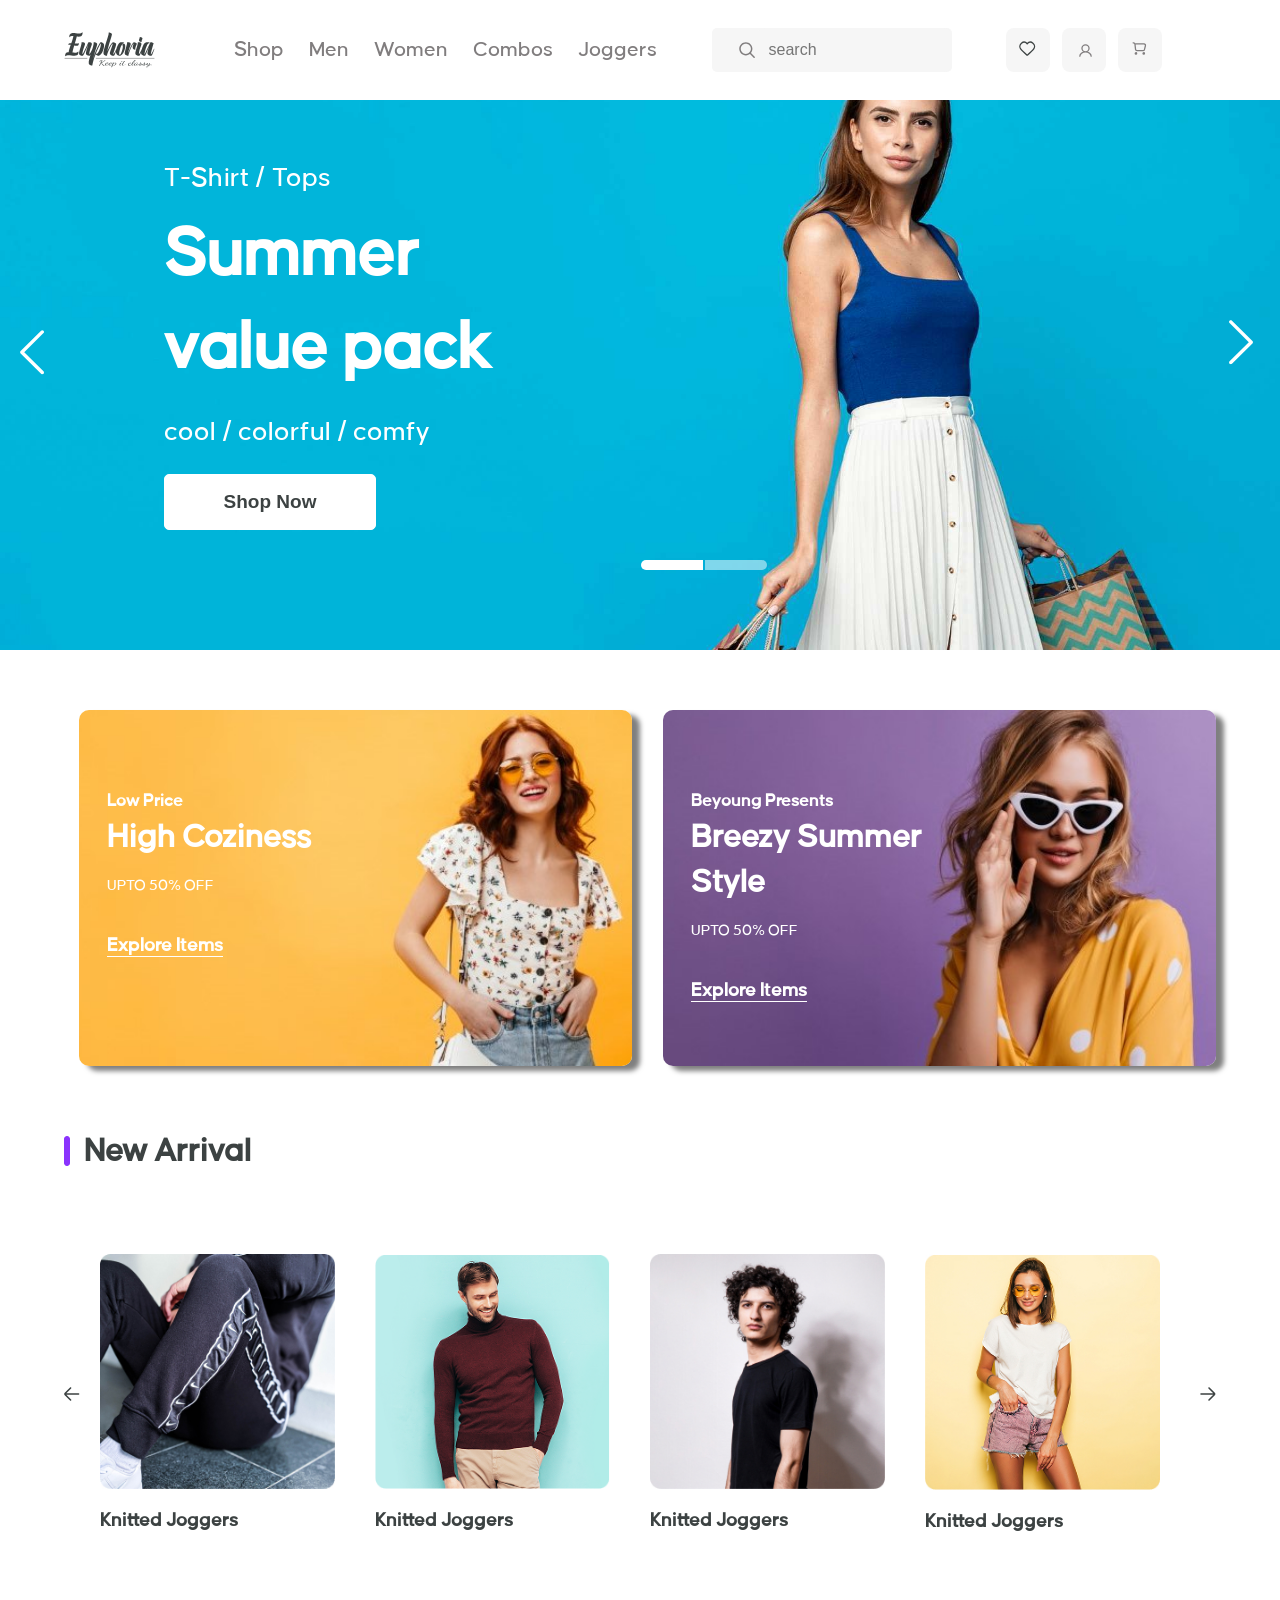
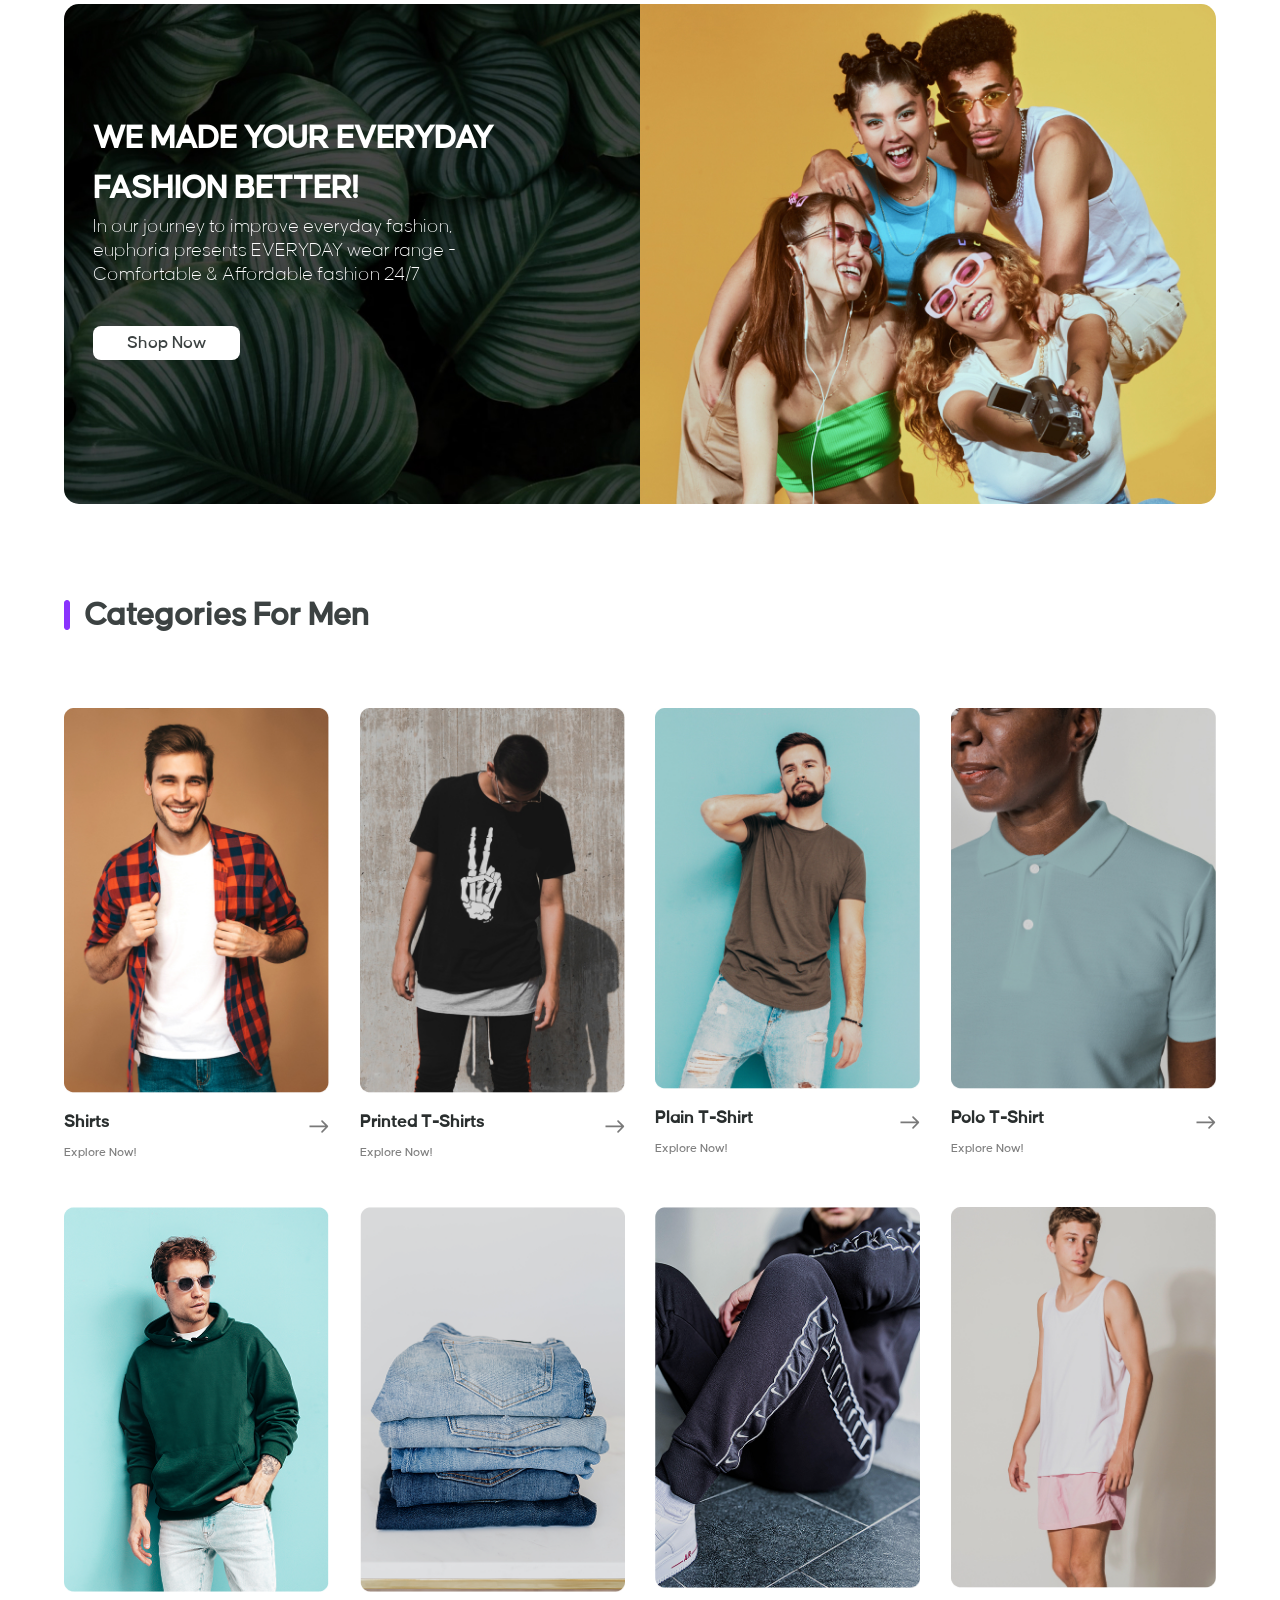
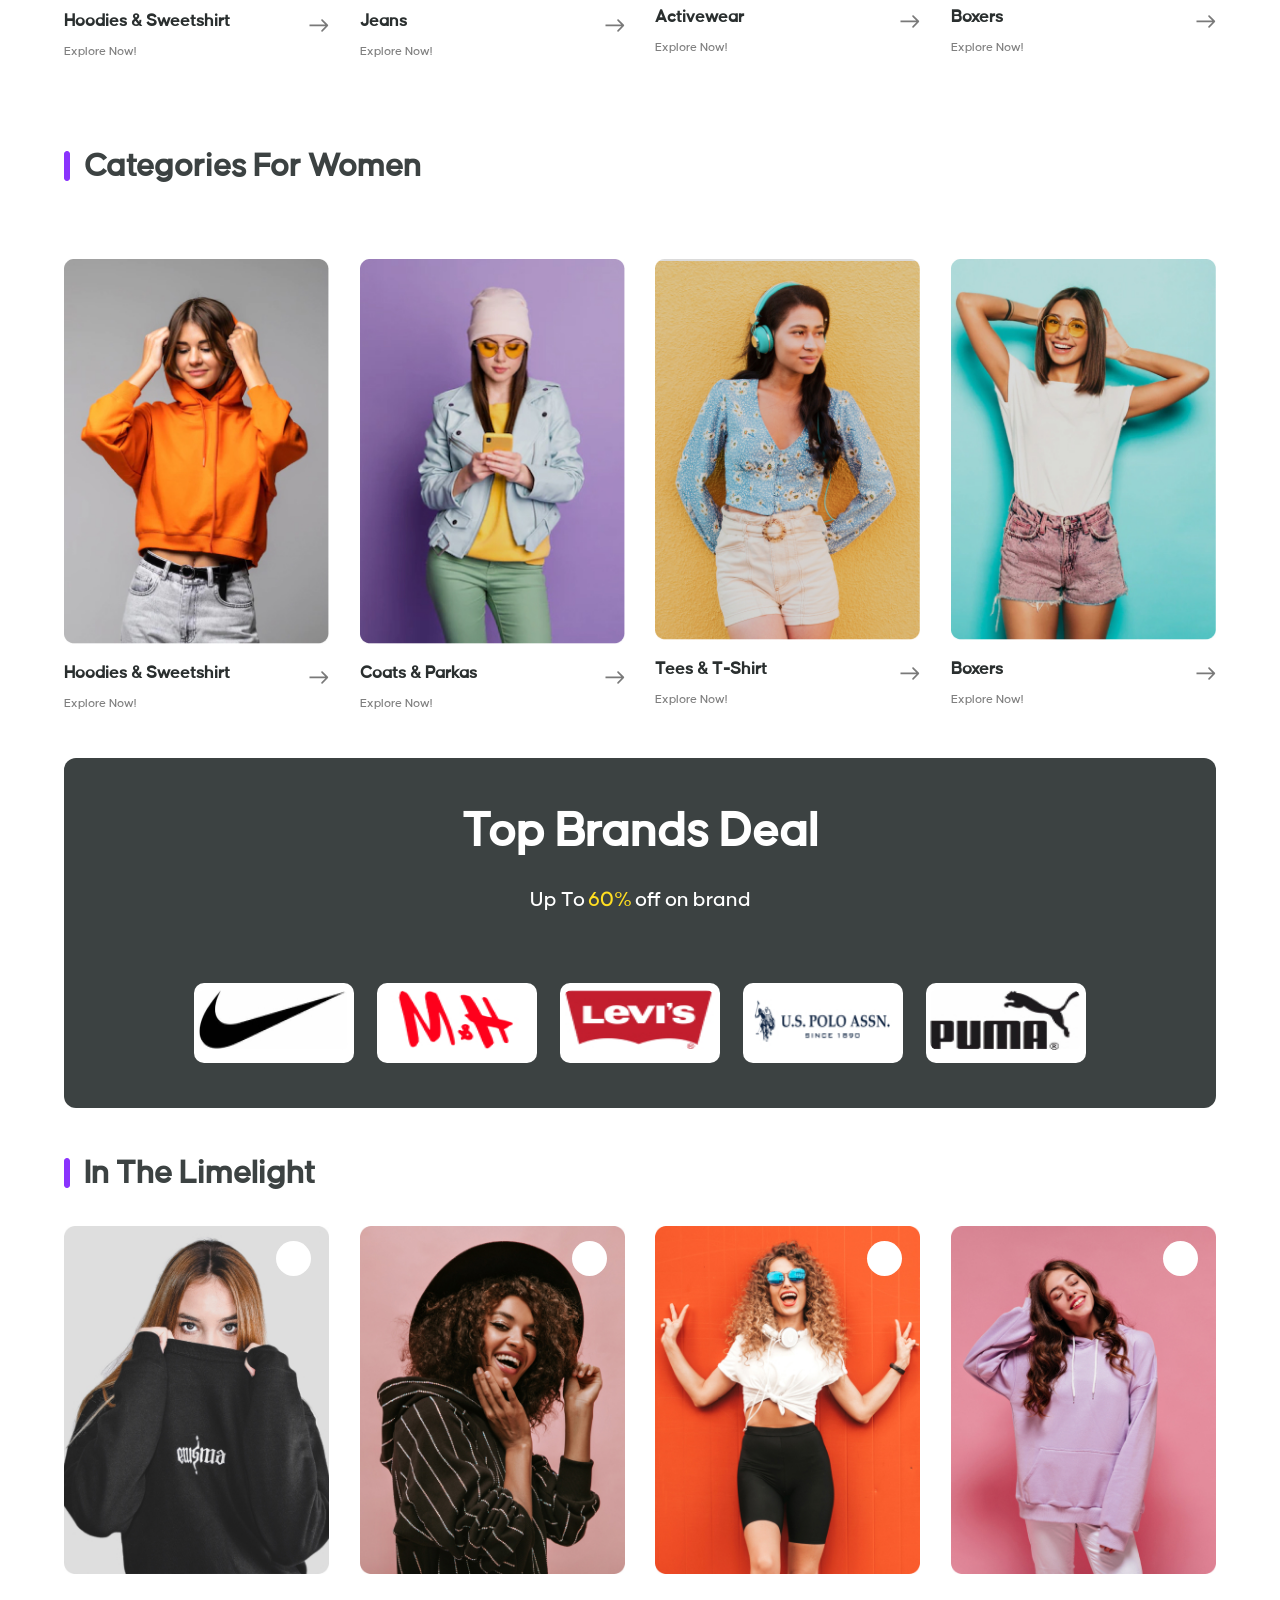
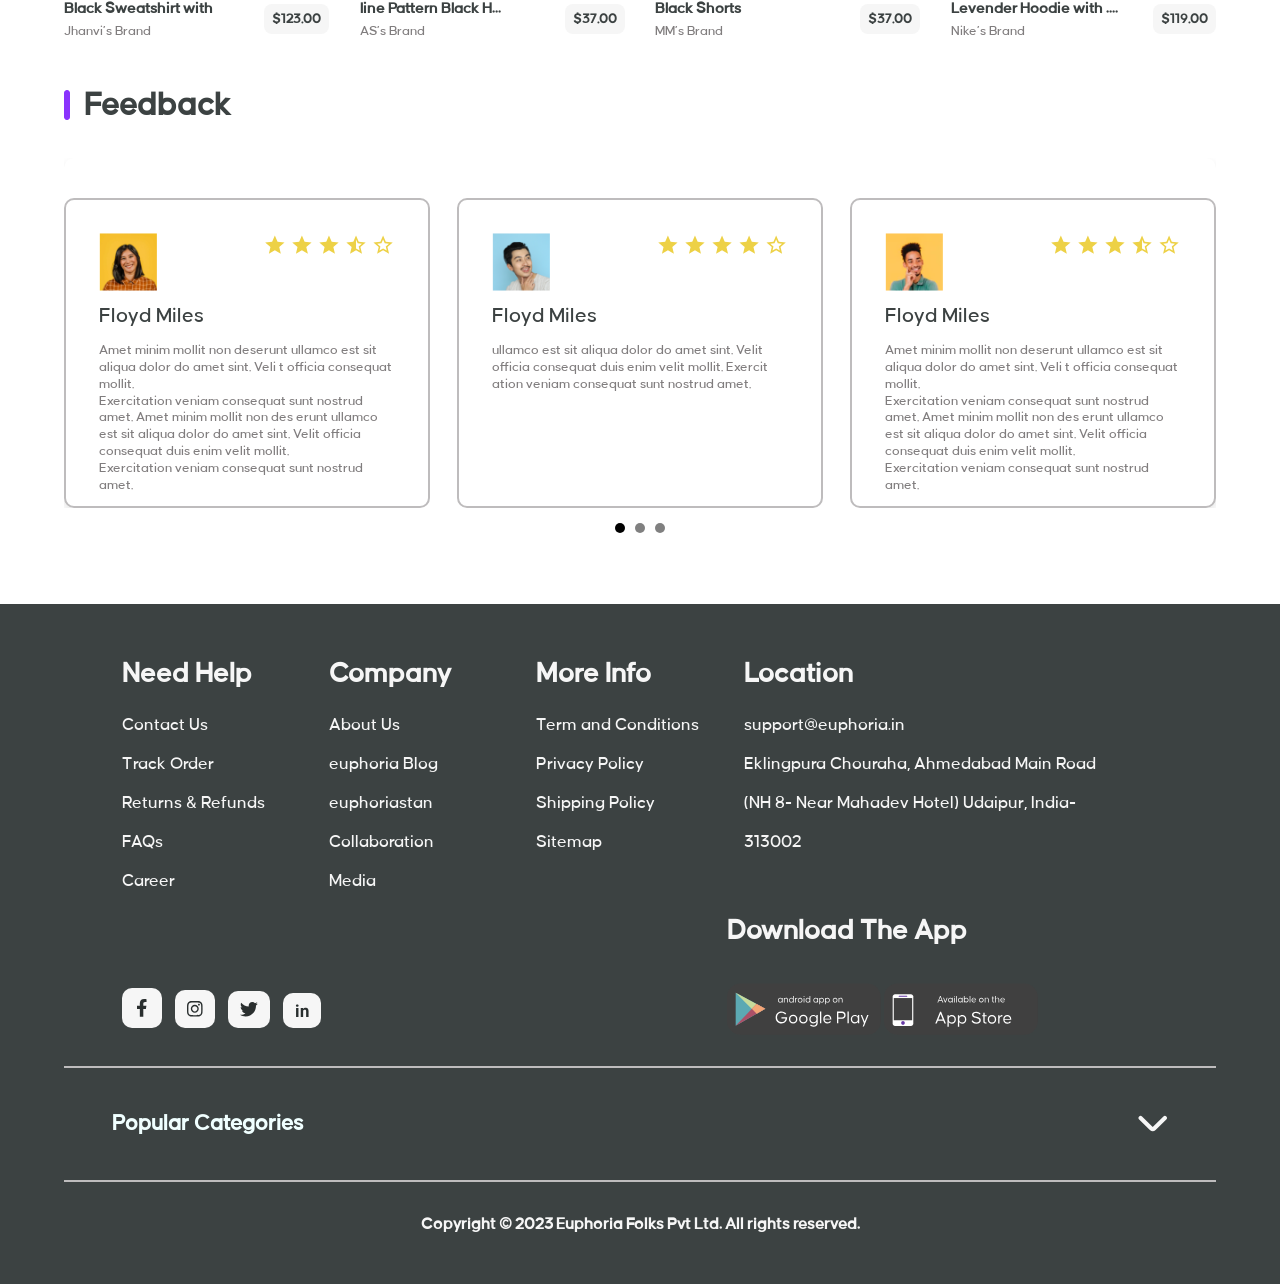
<file: index.html>
<!DOCTYPE html>
<html lang="en">

<head>
    <meta charset="UTF-8">
    <meta name="viewport" content="width=device-width, initial-scale=1.0">
    <title>Euphoria</title>
    <link rel="icon" type="image/svg" sizes="32x32" href="assets/Logo.svg">
    <link rel="stylesheet" href="css/style.css">
    <link rel='stylesheet'
        href='https://cdn-uicons.flaticon.com/2.6.0/uicons-regular-straight/css/uicons-regular-straight.css'>
    <link rel='stylesheet'
        href='https://cdn-uicons.flaticon.com/2.6.0/uicons-solid-straight/css/uicons-solid-straight.css'>
</head>
<body>
    <section id="main">
        <section class="wrapper">
            <!-- header-section -->
            <header>
                <!-- image-icon -->
                <h1>
                    <a href=""><img src="assets/Logo.svg" alt="logo-image" /></a>
                </h1>

                <ul class="left">
                    <li><a class="nav-link" href="#Shop">Shop </a></li>
                    <li><a class="nav-link" href="#Men">Men</a></li>
                    <li><a class="nav-link" href="product.html">Women</a></li>
                    <li><a class="nav-link" href="#Combos">Combos</a></li>
                    <li><a class="nav-link" href="#Joggers">Joggers</a></li>
                </ul>
                <div class="center">
                    <!-- form- -->
                    <form class="form" action="">
                        <img src="assets/search.svg" alt="search-logo" />
                        <input type="text" placeholder="search">
                    </form>
                </div>
                <div class="right">
                    <span><a href="/"><img src="assets/heart.svg" alt="heart-logo" /></a></span>
                    <span><a href="/"><img src="assets/user.svg" alt="user-logo" style="margin: 5%;" /></a></span>
                    <span><a href="/"><img src="assets/shopping cart.svg" alt="shopping-logo" /></a></span>
                </div>
                <div id="navigation">
                    <div id="menu" onclick="onclickMenu()">
                        <div id="bar-1" class="bar"></div>
                        <div id="bar-2" class="bar"></div>
                        <div id="bar-3" class="bar"></div>
                    </div>
                    <ul class="nav" id="nav">
                        <li>
                            <input type="search" placeholder=" Search">
                        </li>
                        <li>
                            <img src="assets/heart.svg" alt="" style="cursor: pointer;">
                            <img src="assets/account.svg" alt="" style="cursor: pointer;">
                            <img src="assets/cart.svg" alt="" style="cursor: pointer; ">
                        </li>
                        <li><a href="">Shop</a></li>
                        <li><a href="">Men</a></li>
                        <li><a class="nav-link" href="product.html">Women</a></li>
                        <li><a href="">Combos</a></li>
                        <li><a href="">Joggers</a></li>
                    </ul>
                </div>
            </header>
        </section>
        <!-- spotlight -->
        <section id="spotlight">
            <div class="slider">
                <div class="slide" style="background-image: url('assets/bg-1.jpg');"></div>
                <div class="slide" style="background-image: url('assets/bg-4.jpg');"></div>
                <!-- Add more slides here -->
                <!-- Navigation buttons -->
                <div class="navigation">
                    <img src="assets/carousel-control-prev.svg" class="prev" alt="prev" />
                    <img src="assets/ChevronRight.svg" class="next" alt="next" />
                </div>
                <!-- Dots -->
                <div class="dots">
                    <span class="dot active" id="dot-left"></span>
                    <span class="dot" id="dot-right"></span>
                    <!-- Add more dots here -->
                </div>
            </div>
            <section class="wrapper">
                <div class="contents  ">
                    <h2 class="h2">T-Shirt / Tops</h2>
                    <h1>Summer <br />value pack</h1>
                    <p>cool / colorful / comfy</p>
                    <button><a href="">Shop Now</a></button>

                </div>
            </section>
        </section>
        <!-- section-discount -->
        <section id="discount">
            <section class="wrapper">
                <div class="discount-main">
                    <a href="">
                        <div class="discount-left">
                            <div class="left">
                                <h6>Low Price</h6>
                                <h3>High Coziness</h3>
                                <p>UPTO 50% OFF</p>
                                <a class="discout-explore" href="">Explore Items</a>
                            </div>
                        </div>
                    </a>
                    <a href="product.html">
                        <div class="discount-right">
                            <div class="right">
                                <h6>Beyoung Presents</h6>
                                <h3>Breezy Summer <br>
                                    Style</h3>
                                <p>UPTO 50% OFF</p>
                                <a class="discout-explore" href="">Explore Items</a>
                            </div>

                        </div>
                    </a>
                </div>
            </section>
        </section>
        <!-- discount-section-closing -->
        <!-- arrival open -->
        <section id="newarrival">
            <section class="wrapper">
                <span class="title">
                    <img src="assets/r.png" alt="title-image" />
                    <h2>New Arrival</h2>
                </span>
                <div class="gallery-wrap">
                    <img src="assets/arrow-left.svg" alt="" id="backBtn" />
                    <div class="gallery">
                        <div>
                            <span>
                                <a href="/"><img src="assets/ar_1.jpg" alt="arrival-1" /></a>
                                <a href="/">
                                    <h3 class="arrival-headind">Knitted Joggers</h3>
                                </a>
                            </span>
                            <span>
                                <a href="/"><img src="assets/Rectangle 28.png" alt="arrival-2" /></a>
                                <a href="/">
                                    <h3 class="arrival-headind">Knitted Joggers</h3>
                                </a>
                            </span>
                            <span>
                                <a href="/index.html"><img src="assets/img-4.jpg" alt="arrial-3" /></a>
                                <a href="/">
                                    <h3 class="arrival-headind">Knitted Joggers</h3>
                                </a>
                            </span>
                            <span>
                                <a href="index.html"><img src="assets/super_girl.jpg" alt="arrival-4" /></a>
                                <a href="/">
                                    <h3 class="arrival-headind">Knitted Joggers</h3>
                                </a>
                            </span>
                            <span>
                                <a href="/"><img src="assets/Rectangle 28.png" alt="arrival-5" /></a>
                                <a href="/">
                                    <h3 class="arrival-headind">Knitted Joggers</h3>
                                </a>
                            </span>
                            <span>
                                <a href="/"><img src="assets/ar_1.jpg" alt="arrival-6" /></a>
                                <a href="/">
                                    <h3 class="arrival-headind">Knitted Joggers</h3>
                                </a>
                            </span>
                            <span>
                                <a href=""><img src="assets/img-4.jpg" alt="arrival-7" /></a>
                                <a href="/">
                                    <h3 class="arrival-headind">Knitted Joggers</h3>
                                </a>
                            </span>
                            <span>
                                <a href="/"><img src="assets/super_girl.jpg" alt="arrival-8" /></a>
                                <a href="/">
                                    <h3 class="arrival-headind">Knitted Joggers</h3>
                                </a>
                            </span>
                        </div>
                    </div>
                    <img src="assets/arrow-right.svg" alt="" id="nextBtn" />
                </div>
            </section> <!-- #newarrival.wrapper -->
        </section>
        <!-- arrival closing -->
        <!-- poster -->
        <section id="poster ">
            <section class="wrapper">
                <div class="poster-main">
                    <!-- section poster- -->
                    <div class="post_1">
                        <div class="cont">
                            <h2>WE MADE YOUR EVERYDAY <br /> FASHION BETTER!</h2>
                            <p>In our journey to improve everyday fashion,<br>
                                euphoria presents EVERYDAY wear range - <br /> Comfortable & Affordable fashion 24/7</p>
                            <a href="" class="btn">Shop Now</a>
                        </div>
                    </div>
                    <!-- section poster-2 -->
                    <div class="post_2">
                    </div>
                </div>
            </section>
        </section>
        <!-- <poster-close> -->
        <!-- mens-section-opening  -->
        <sectin id="mens-section">
            <section class="wrapper">
                <span class="title">
                    <img src="assets/r.png" alt="title-image" />
                    <h2>Categories For Men</h2>
                </span>
                <ul class="mens-main">
                    <li>
                        <a href="product.html"><img class="mens-image" src="assets/img-5.jpg" alt="mens-image" /></a>
                        <span class="mens-more-information">
                            <h3><a href="product.html">Shirts</a></h3>
                            <a href="product.html"><img src="assets/mens-arrow.svg" class="arrow-men-womens"
                                    alt="arrow-right" /></a>
                        </span>
                        <p><a class="explore" href="product.html">Explore Now!</a></p>
                    </li>
                    <li>
                        <a href="product.html"><img class="mens-image" src="assets/img-6.jpg" alt="mens-image" /></a>
                        <span class="mens-more-information">
                            <h3><a href="product.html">Printed T-Shirts</a></h3>
                            <a href="product.html"><img src="assets/mens-arrow.svg" class="arrow-men-womens"
                                    alt="arrow-right" /></a>
                        </span>
                        <p><a class="explore" href="">Explore Now!</a></p>
                    </li>
                    <li>
                        <a href="product.html"><img class="mens-image" src="assets/img-7.jpg" alt="mens-image" /></a>
                        <span class="mens-more-information">
                            <h3><a href="product.html">Plain T-Shirt</a></h3>
                            <a href="product.html"><img src="assets/mens-arrow.svg" class="arrow-men-womens"
                                    alt="arrow-right" /></a>
                        </span>
                        <p><a class="explore" href="">Explore Now!</a></p>
                    </li>
                    <li>
                        <a href="product.html"><img class="mens-image" src="assets/img-8.jpg" alt="mens-image" /></a>
                        <span class="mens-more-information">
                            <h3><a href="product.html">Polo T-Shirt</a></h3>
                            <a href="product.html"><img src="assets/mens-arrow.svg" class="arrow-men-womens"
                                    alt="arrow-right" /></a>
                        </span>
                        <p><a class="explore" href="">Explore Now!</a></p>
                    </li>
                    <li>
                        <a href="product.html"><img class="mens-image" src="assets/Rectangle20.png"
                                alt="mens-image" /></a>
                        <span class="mens-more-information">
                            <h3><a href="product.html">Hoodies & Sweetshirt</a></h3>
                            <a href="product.html"><img src="assets/mens-arrow.svg" class="arrow-men-womens"
                                    alt="arrow-right" /></a>
                        </span>
                        <p><a class="explore" href="">Explore Now!</a></p>
                    </li>
                    <li>
                        <a href="product.html"><img class="mens-image" src="assets/Rectangle21.png"
                                alt="mens-image" /></a>
                        <span class="mens-more-information">
                            <h3><a href="product.html">Jeans</a></h3>
                            <a href="product.html"><img src="assets/mens-arrow.svg" class="arrow-men-womens"
                                    alt="arrow-right" /></a>
                        </span>
                        <p><a class="explore" href="">Explore Now!</a></p>
                    </li>
                    <li>
                        <a href="product.html"><img class="mens-image" src="assets/mens_7.png" alt="mens-image" /></a>
                        <span class="mens-more-information">
                            <h3><a href="product.html">Activewear</a></h3>
                            <a href="product.html"><img src="assets/mens-arrow.svg" class="arrow-men-womens"
                                    alt="arrow-right" /></a>
                        </span>
                        <p><a class="explore" href="">Explore Now!</a></p>
                    </li>
                    <li>
                        <a href="product.html"><img class="mens-image" src="assets/men_last.jpg" alt="mens-image" /></a>
                        <span class="mens-more-information">
                            <h3><a href="">Boxers</a></h3>
                            <a href="product.html"><img src="assets/mens-arrow.svg" class="arrow-men-womens"
                                    alt="arrow-right" /></a>
                        </span>
                        <p><a class="explore" href="">Explore Now!</a></p>
                    </li>
                </ul>
            </section>
        </sectin>
        <!-- mens-section-closing  -->
        <!-- womens-section-opening  -->
        <sectin id="womens-section">
            <section class="wrapper">
                <span class="title">
                    <img src="assets/r.png" alt="title-image" />
                    <h2>Categories For Women</h2>
                </span>
                <ul class="womens-main">
                    <li>
                        <a href="product.html"><img class="womens-image" src="assets/img-12.jpg" alt="mens-image" /></a>
                        <span class="womens-more-information">
                            <h3><a href="product.html">Hoodies & Sweetshirt</a></h3>
                            <a href="product.html"><img src="assets/mens-arrow.svg" class="arrow-men-womens"
                                    alt="arrow-right" /></a>
                        </span>
                        <p><a class="explore" href="product.html">Explore Now!</a></p>
                    </li>
                    <li>
                        <a href="product.html"><img class="womens-image" src="assets/img-13.jpg" alt="mens-image" /></a>
                        <span class="womens-more-information">
                            <h3><a href="product.html">Coats & Parkas</a></h3>
                            <a href="product.html"><img src="assets/mens-arrow.svg" class="arrow-men-womens"
                                    alt="arrow-right" /></a>
                        </span>
                        <p><a class="explore" href="product.html">Explore Now!</a></p>
                    </li>
                    <li>
                        <a href="product.html"><img class="womens-image" src="assets/img-14.jpg" alt="mens-image" /></a>
                        <span class="womens-more-information">
                            <h3><a href="product.html">Tees & T-Shirt</a></h3>
                            <a href="product.html"><img src="assets/mens-arrow.svg" class="arrow-men-womens"
                                    alt="arrow-right" /></a>
                        </span>
                        <p><a class="explore" href="product.html">Explore Now!</a></p>
                    </li>
                    <li>
                        <a href="product.html"><img class="womens-image" src="assets/img-15.jpg" alt="mens-image" /></a>
                        <span class="womens-more-information">
                            <h3><a href="product.html">Boxers</a></h3>
                            <a href="product.html"><img src="assets/mens-arrow.svg" class="arrow-men-womens"
                                    alt="arrow-right" /></a>
                        </span>
                        <p><a class="explore" href="product.html">Explore Now!</a></p>
                    </li>
                </ul>
            </section>
        </sectin>
        <!-- brands-section-opening -->
        <section id="brands">
            <section class="wrapper">
                <div class="main" style="background-color: #3C4242;border-radius: 12px;">
                    <h1>Top Brands Deal</h1>
                    <div class="brand-discount">
                        <span class="one">
                            <p>Up To</p>
                        </span>
                        <span class="two">
                            <p>60%</p>
                        </span>
                        <span class="three">
                            <p>off on brand</p>
                        </span>
                    </div>
                    <div class="brand-names">
                        <div class="brand-name">
                            <a href="https://www.nike.com/in/" target="_blank"><img src="assets/nike.jpg"
                                    class="brand-image" alt="nike.jpg" /></a>
                        </div>
                        <div class="brand-name">
                            <a href="https://www2.hm.com/en_in/index.html" target="_blank"><img src="assets/H&M.jpg"
                                    class="brand-image" alt="nike.jpg" /></a>
                        </div>
                        <div class="brand-name">
                            <a href="https://levi.in/" target="_blank"><img src="assets/levis.jpg" class="brand-image"
                                    alt="nike.jpg" /></a>
                        </div>
                        <div class="brand-name">
                            <a href="https://uspoloassn.in/" target="_blank"><img src="assets/USPA.jpg"
                                    class="brand-image" alt="nike.jpg" /></a>
                        </div>
                        <div class="brand-name">
                            <a href=""><img src="assets/puma.jpg" class="brand-image" alt="nike.jpg" /></a>
                        </div>
                    </div>
                </div>

            </section>
        </section>
        <section id="limlight">
            <section class="wrapper">
                <span class="title">
                    <img src="assets/r.png" alt="title-image" />
                    <h2>In The Limelight</h2>
                </span>
                <ul class="limlight-main">
                    <li>
                        <a href="product.html"><img class="limlight-image" src="assets/img-16.jpg" alt="im-img1" /></a>
                        <span class="span-heart">
                            <span class="icon love-icon">
                                <i class="fi fi-ss-heart one"></i>
                                <i class="fi fi-rs-heart two"></i>
                            </span>
                        </span>
                        <div class="ce ">
                            <span class="ll_left">
                                <h3>Black Sweatshirt with</h3>
                                <a href="product.html">
                                    <p>Jhanvi’s Brand</p>
                                </a>
                            </span>
                            <span class="ll_right">
                                <p><a href="product.html">$123.00</a></p>
                            </span>
                        </div>

                    </li>
                    <li>
                        <a href="product.html"><img class="limlight-image" src="assets/img-17.jpg" alt="im-img1" /></a>
                        <span class="span-heart">
                            <span class="icon love-icon">
                                <i class="fi fi-ss-heart one"></i>
                                <i class="fi fi-rs-heart two"></i>
                            </span>
                        </span>
                        <div class="ce ">
                            <span class="ll_left">
                                <h3>line Pattern Black H...</h3>
                                <a href="product.html">
                                    <p>AS’s Brand</p>
                                </a>
                            </span>
                            <span class="ll_right">
                                <p><a href="product.html">$37.00</a></p>
                            </span>
                        </div>
                    </li>
                    <li>
                        <a href="product.html"><img class="limlight-image" src="assets/img-18.jpg" alt="im-img1" /></a>
                        <span class="span-heart">
                            <span class="icon love-icon">
                                <i class="fi fi-ss-heart one"></i>
                                <i class="fi fi-rs-heart two"></i>
                            </span>
                        </span>
                        <div class="ce ">
                            <span class="ll_left">
                                <h3>Black Shorts</h3>
                                <a href="product.html">
                                    <p>MM’s Brand</p>
                                </a>
                            </span>
                            <span class="ll_right">
                                <p><a href="product.html">$37.00</a></p>
                            </span>
                        </div>
                    </li>
                    <li>
                        <a href="product.html"><img class="limlight-image" src="assets/img-23.jpg" alt="im-img1" /></a>
                        <span class="span-heart">
                            <span class="icon love-icon">
                                <i class="fi fi-ss-heart one"></i>
                                <i class="fi fi-rs-heart two"></i>
                            </span>
                        </span>
                        <div class="ce ">
                            <span class="ll_left">
                                <h3>Levender Hoodie with ....</h3>
                                <a href="product.html">
                                    <p>Nike’s Brand</p>
                                </a>
                            </span>
                            <span class="ll_right">
                                <p><a href="product.html">$119.00</a></p>
                            </span>
                        </div>
                    </li>
                </ul>
            </section>
        </section>
        <!-- feedback -->
        <section id="feedback">
            <section class="wrapper">
                <span class="title">
                    <img src="assets/r.png" alt="title-image" />
                    <h2>Feedback</h2>
                </span>
                <div class="slider-container" id="slider-feedback">
                    <div class="slide-feed">
                        <div class="feedback-main">
                            <a href="product.html">
                                <div class="card1">
                                    <div class="img-images">
                                        <img src="assets/span-1.svg" alt="span1" />
                                        <img src="assets/Frame 260.svg" class="Frame" alt="Frame 260.svg" />
                                    </div>
                                    <h1 class="py-2">Floyd Miles</h1>
                                    <p class="feed-back-paragragh">Amet minim mollit non deserunt ullamco est sit <br />
                                        aliqua dolor do amet sint. Veli
                                        t officia consequat <br /> mollit. <br>
                                        Exercitation veniam consequat sunt nostrud <br> amet. Amet minim mollit non des
                                        erunt ullamco <br /> est sit aliqua dolor do amet sint. Velit officia <br>
                                        consequat duis
                                        enim velit mollit. <br>Exercitation veniam consequat sunt nostrud <br> amet.</p>
                                </div>
                            </a>
                            <a href="product.html">
                                <div class="card2">
                                    <div class="img-images">
                                        <img src="assets/span-2.svg" alt="span1" />
                                        <img src="assets/star-4.svg" class="Frame" alt="Frame 260.svg" />
                                    </div>
                                    <h1 class="py-2">Floyd Miles</h1>
                                    <p class="feed-back-paragragh">ullamco est sit aliqua dolor do amet sint. Velit
                                        <br />officia consequat duis enim velit mollit.
                                        Exercit <br />ation veniam consequat sunt nostrud amet.</p>
                                </div>
                            </a>
                            <a href="product.html">
                                <div class="card3">
                                    <div class="img-images">
                                        <img src="assets/span-3.svg" alt="span1" />
                                        <img src="assets/Frame 260.svg" class="Frame" alt="Frame 260.svg" />
                                    </div>
                                    <h1 class="py-2">Floyd Miles</h1>
                                    <p class="feed-back-paragragh">Amet minim mollit non deserunt ullamco est sit <br />
                                        aliqua dolor do amet sint. Veli
                                        t officia consequat <br /> mollit. <br>
                                        Exercitation veniam consequat sunt nostrud <br> amet. Amet minim mollit non des
                                        erunt ullamco <br /> est sit aliqua dolor do amet sint. Velit officia <br>
                                        consequat duis
                                        enim velit mollit. <br>Exercitation veniam consequat sunt nostrud <br> amet.</p>
                                </div>
                            </a>
                        </div>
                    </div>
                    <div class="slide-feed">
                        <div class="feedback-main">
                            <a href="product.html">
                                <div class="card1">
                                    <div class="img-images">
                                        <img src="assets/span-3.svg" alt="span1" />
                                        <img src="assets/Frame 260.svg" class="Frame" alt="Frame 260.svg" />
                                    </div>
                                    <h1 class="py-2">Floyd Miles</h1>
                                    <p class="feed-back-paragragh">Amet minim mollit non deserunt ullamco est sit <br />
                                        aliqua dolor do amet sint. Veli
                                        t officia consequat <br /> mollit. <br>
                                        Exercitation veniam consequat sunt nostrud <br> amet. Amet minim mollit non des
                                        erunt ullamco <br /> est sit aliqua dolor do amet sint. Velit officia <br>
                                        consequat duis
                                        enim velit mollit. <br>Exercitation veniam consequat sunt nostrud <br> amet.</p>
                                </div>
                            </a>
                            <a href="product.html">
                                <div class="card2">
                                    <div class="img-images">
                                        <img src="assets/span-1.svg" alt="span1" />
                                        <img src="assets/Frame 260.svg" class="Frame" alt="Frame 260.svg" />
                                    </div>
                                    <h1 class="py-2">Floyd Miles</h1>
                                    <p class="feed-back-paragragh">ullamco est sit aliqua dolor do amet sint. Velit
                                        <br />officia consequat duis enim velit mollit.
                                        Exercit <br />ation veniam consequat sunt nostrud amet.</p>
                                </div>
                            </a>
                            <a href="product.html">
                                <div class="card3">
                                    <div class="img-images">
                                        <img src="assets/span-2.svg" alt="span1" />
                                        <img src="assets/Frame 260.svg" class="Frame" alt="Frame 260.svg" />
                                    </div>
                                    <h1 class="py-2">Floyd Miles</h1>
                                    <p class="feed-back-paragragh">Amet minim mollit non deserunt ullamco est sit <br />
                                        aliqua dolor do amet sint. Veli
                                        t officia consequat <br /> mollit. <br>
                                        Exercitation veniam consequat sunt nostrud <br> amet. Amet minim mollit non des
                                        erunt ullamco <br /> est sit aliqua dolor do amet sint. Velit officia <br>
                                        consequat duis
                                        enim velit mollit. <br>Exercitation veniam consequat sunt nostrud <br> amet.</p>
                                </div>
                            </a>
                        </div>

                    </div>
                    <div class="slide-feed">
                        <div class="feedback-main">
                            <a href="product.html">
                                <div class="card1">
                                    <div class="img-images">
                                        <img src="assets/span-3.svg" alt="span1" />
                                        <img src="assets/Frame 260.svg" class="Frame" alt="Frame 260.svg" />
                                    </div>
                                    <h1 class="py-2">Floyd Miles</h1>
                                    <p class="feed-back-paragragh">Amet minim mollit non deserunt ullamco est sit <br />
                                        aliqua dolor do amet sint. Veli
                                        t officia consequat <br /> mollit. <br>
                                        Exercitation veniam consequat sunt nostrud <br> amet. Amet minim mollit non des
                                        erunt ullamco <br /> est sit aliqua dolor do amet sint. Velit officia <br>
                                        consequat duis
                                        enim velit mollit. <br>Exercitation veniam consequat sunt nostrud <br> amet.</p>
                                </div>
                            </a>
                            <a href="product.html">
                                <div class="card2">
                                    <div class="img-images">
                                        <img src="assets/span-2.svg" alt="span1" />
                                        <img src="assets/Frame 260.svg" class="Frame" alt="Frame 260.svg" />
                                    </div>
                                    <h1 class="py-2">Floyd Miles</h1>
                                    <p class="feed-back-paragragh">ullamco est sit aliqua dolor do amet sint. Velit
                                        <br />officia consequat duis enim velit mollit.
                                        Exercit <br />ation veniam consequat sunt nostrud amet.</p>
                                </div>
                            </a>
                            <a href="product.html">
                                <div class="card3">
                                    <div class="img-images">
                                        <img src="assets/span-1.svg" alt="span1" />
                                        <img src="assets/Frame 260.svg" class="Frame" alt="Frame 260.svg" />
                                    </div>
                                    <h1 class="py-2">Floyd Miles</h1>
                                    <p class="feed-back-paragragh">Amet minim mollit non deserunt ullamco est sit <br />
                                        aliqua dolor do amet sint. Veli
                                        t officia consequat <br /> mollit. <br>
                                        Exercitation veniam consequat sunt nostrud <br> amet. Amet minim mollit non des
                                        erunt ullamco <br /> est sit aliqua dolor do amet sint. Velit officia <br>
                                        consequat duis
                                        enim velit mollit. <br>Exercitation veniam consequat sunt nostrud <br> amet.</p>
                                </div>
                            </a>
                        </div>
                    </div>
                </div>
                <div class="pagination" id="pagination"></div>

            </section>
        </section>
        <section id="footersecton">
            <footer>
                <section class="wrapper">
                    <div class="more-imformation">
                        <div class="box1">
                            <ul class="footer-information">
                                <li class="footer-heading">
                                    <h2>Need Help</h2>
                                </li>
                                <li class="footer-lists"><a href="/">Contact Us</a></li>
                                <li class="footer-lists"><a href="/">Track Order</a></li>
                                <li class="footer-lists"><a href="/">Returns & Refunds</a></li>
                                <li class="footer-lists"><a href="/">FAQs</a></li>
                                <li class="footer-lists"><a href="/">Career</a></li>
                            </ul>
                        </div>
                        <div class="box2">
                            <ul class="footer-information">
                                <li class="footer-heading">
                                    <h2>Company</h2>
                                </li>
                                <li class="footer-lists"><a href="/">About Us</a></li>
                                <li class="footer-lists"><a href="/">euphoria Blog</a></li>
                                <li class="footer-lists"><a href="/">euphoriastan</a></li>
                                <li class="footer-lists"><a href="/">Collaboration</a></li>
                                <li class="footer-lists"><a href="/">Media</a></li>
                            </ul>
                        </div>
                        <div class="box3">
                            <ul class="footer-information">
                                <li class="footer-heading">
                                    <h2>More Info</h2>
                                </li>
                                <li class="footer-lists"><a href="/">Term and Conditions</a></li>
                                <li class="footer-lists"><a href="/">Privacy Policy</a></li>
                                <li class="footer-lists"><a href="/">Shipping Policy</a></li>
                                <li class="footer-lists"><a href="/">Sitemap</a></li>
                            </ul>

                        </div>
                        <div class="box4">
                            <ul class="footer-information">
                                <li class="footer-heading">
                                    <h2>Location</h2>
                                </li>
                                <li class="footer-lists"><a href="/">support@euphoria.in</a></li>
                                <li class="footer-lists"><a href="/">Eklingpura Chouraha, Ahmedabad Main Road</a></li>
                                <li class="footer-lists"><a href="/">(NH 8- Near Mahadev Hotel) Udaipur, India-
                                        313002</a></li>
                            </ul>

                        </div>
                    </div>
                    <div class="more-imformation">
                        <div class="app-store-list">
                            <div class="store-left">
                                <span class="facebook"><a href="https://www.facebook.com/" target="_blank"><img
                                            src="assets/facebook.svg" alt="facebook" /></a></span>
                                <span class="instagram"><a href="https://www.instagram.com/" target="_blank"><img
                                            src="assets/instagram.svg" alt="instagram" /></a></span>
                                <span class="twitter"><a href="https://www.linkedin.com/home" target="_blank"><img
                                            src="assets/twitter.svg" alt="twitter" /></a></span>
                                <span class="linkdin"><a href="https://in.linkedin.com/" target="_blank"><img
                                            src="assets/linkedin.svg" alt="linkdin" /></a></span>
                            </div>
                            <div class="store-right ">
                                <a href="/">
                                    <h2 class="download">Download The App</h2>
                                </a>
                                <a href="https://play.google.com/" target="_blank"><img src="assets/play_store.svg"
                                        class="playstore" alt="playstore" /></a>
                                <a href="https://www.apple.com/app-store/" target="_blank"><img
                                        src="assets/app_store.svg" class="playstore" alt="app_store" /></a>
                            </div>
                        </div>

                    </div>
                    <hr style="border: 1px solid #BEBCBD; width: 100% ;margin: 25px 0;">
                    <div class="popular_category ">
                        <a href="#footersecton">
                            <h2 style="color: azure;">Popular Categories</h2>
                        </a>
                        <img src="assets/Icon.svg" id="toggleBtn" alt="icon-image" />
                    </div>
                    <div id="content">
                        <ul>
                            <li class="footer-heading">
                                <h2>More Info</h2>
                            </li>
                            <li class="footer-lists"><a href="/">Term and Conditions</a></li>
                            <li class="footer-lists"><a href="/">Privacy Policy</a></li>
                            <li class="footer-lists"><a href="/">Shipping Policy</a></li>
                            <li class="footer-lists"><a href="/">Sitemap</a></li>
                        </ul>
                    </div>
                    <hr style="border: 1px solid #BEBCBD; width: 100% ;margin: 25px 0;">
                    <a href="/">
                        <p class="copyright">Copyright © 2023 Euphoria Folks Pvt Ltd. All rights reserved.</p>
                    </a>
                </section>
            </footer>
        </section>
    </section>


    <script src="js/homepage.js"></script>
</body>

</html>
</file>
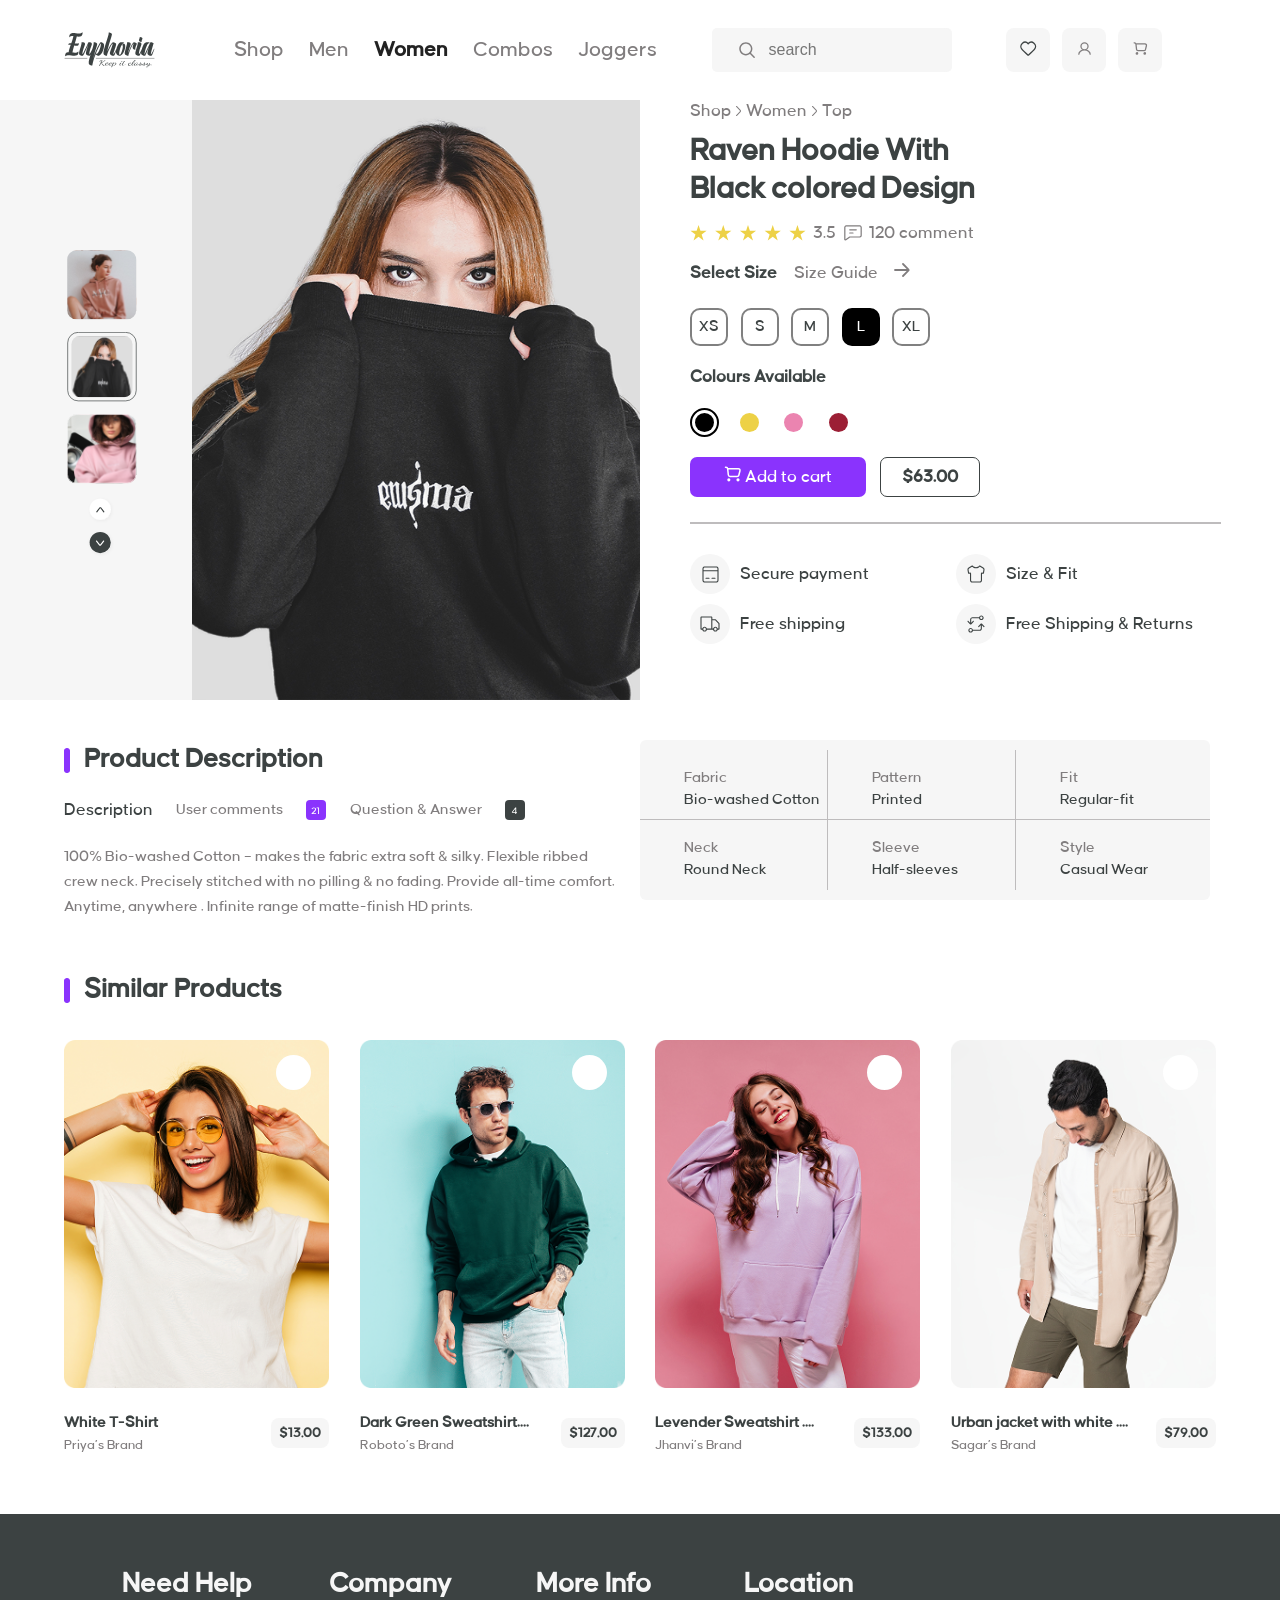
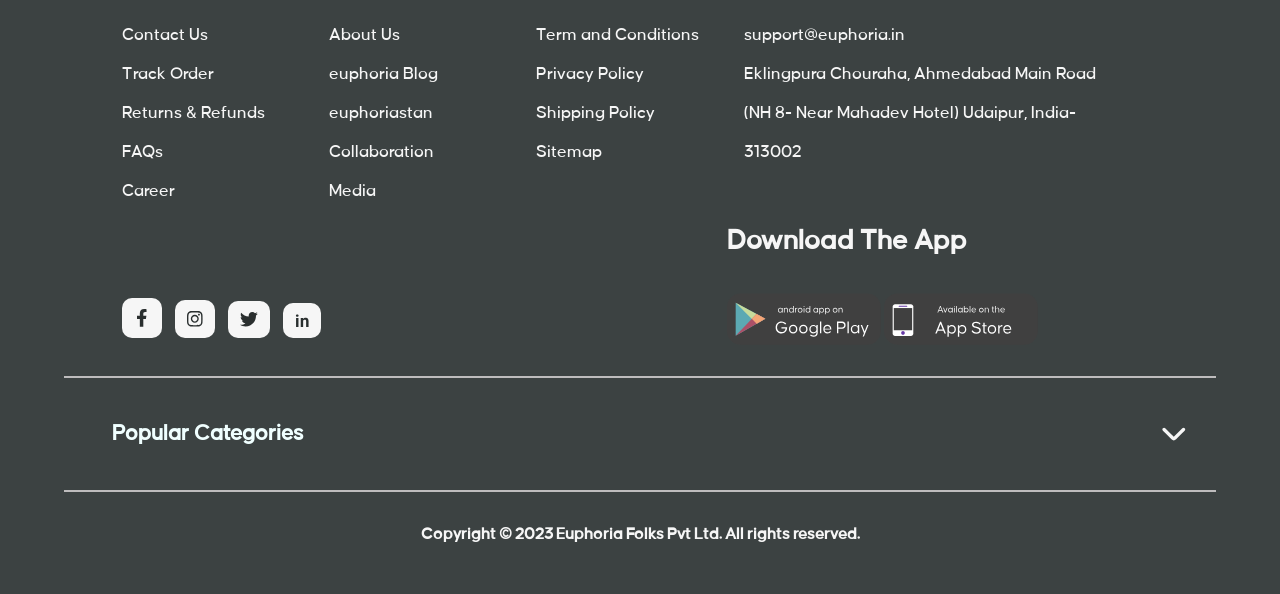
<file: product.html>
<!DOCTYPE html>
<html lang="en">

<head>
    <meta charset="UTF-8">
    <meta name="viewport" content="width=device-width, initial-scale=1.0">
    <title>Euphoria</title>
    <link rel="icon" type="image/svg" sizes="32x32" href="assets/Logo.svg">
    <link rel="stylesheet" href="css/product.css">
    <link rel='stylesheet'
        href='https://cdn-uicons.flaticon.com/2.6.0/uicons-regular-straight/css/uicons-regular-straight.css'>
    <link rel='stylesheet'
        href='https://cdn-uicons.flaticon.com/2.6.0/uicons-solid-straight/css/uicons-solid-straight.css'>
    <link rel="stylesheet" href="js/homepage.js">

</head>

<body>
    <section id="main">
        <section class="wrapper">
            <header>
                <!-- image-icon -->
                <h1>
                    <a href="index.html"><img src="assets/Logo.svg" alt="logo-image" /></a>
                </h1>

                <ul class="left">
                    <li><a class="nav-link active_menu" href="index.html">Shop</a></li>
                    <li><a class="nav-link" href="#">Men</a></li>
                    <li><a class="nav-link active" href="product.html">Women</a></li>
                    <li><a class="nav-link " href="#">Combos</a></li>
                    <li><a class="nav-link " href="#">Joggers</a></li>
                </ul>
                <div class="center">
                    <!-- form- -->
                    <form class="form" action="">
                        <img src="assets/search.svg" alt="search-logo" />
                        <input type="text" placeholder="search">
                    </form>
                </div>
                <div class="right">
                    <span><a href="/"><img src="assets/heart.svg" alt="heart-logo" /></a></span>
                    <span><a href="/"><img src="assets/user.svg" alt="user-logo" /></a></span>
                    <span><a href="/"><img src="assets/shopping cart.svg" alt="shopping-logo" /></a></span>
                </div>
                <div id="navigation">
                    <div id="menu" onclick="onclickMenu()">
                        <div id="bar-1" class="bar"></div>
                        <div id="bar-2" class="bar"></div>
                        <div id="bar-3" class="bar"></div>
                    </div>
                    <ul class="nav" id="nav">
                        <li>
                            <input type="search" placeholder=" Search">
                        </li>
                        <li>
                            <img src="assets/heart.svg" alt="" style="cursor: pointer;">
                            <img src="assets/account.svg" alt="" style="cursor: pointer;">
                            <img src="assets/cart.svg" alt="" style="cursor: pointer; ">
                        </li>
                        <li><a href="index.html">Shop</a></li>
                        <li><a href="">Men</a></li>
                        <li><a class="nav-link" href="product.html">Women</a></li>
                        <li><a href="">Combos</a></li>
                        <li><a href="">Joggers</a></li>
                    </ul>
                </div>
            </header>
        </section>
        <!-- header closing -->
        <section id="spolight-about">
            <div class="more-details-main">
                <div class="more-details-left">
                    <div class="more-details-left-left">
                        <div class="more-images">
                            <a href=""><img class="small-image" src="assets/left-img-1.svg" alt="small-image" /></a>
                            <a href=""><img class="small-image" src="assets/left-img-2.svg" alt="small-image" /></a>
                            <a href=""><img class="small-image" src="assets/left-img-3.svg" alt="small-image" /></a>
                            <a href=""><img class="small-image-arrow" src="assets/left-img-4.svg"
                                    alt="small-image" /></a>
                        </div>
                    </div>
                    <div class="more-details-left-right">
                        <a href="#"><img class="more-details-image" src="assets/about-img.png" alt="ii" /></a>
                    </div>
                </div>
                <div class="more-details-right">
                    <!-- <img src="assets/left (Stroke).svg" alt=""> -->
                    <div class="more-details-right-container">
                        <span class="more-navigations">
                            <a href="">
                                <p class="more-navigations-content">Shop</p>
                            </a>
                            <img src="assets/left (Stroke).svg" alt="" />
                            <a href="">
                                <p class="more-navigations-content">Women</p>
                            </a>
                            <img src="assets/left (Stroke).svg" alt="" />
                            <a href="">
                                <p class="more-navigations-content">Top</p>
                            </a>
                        </span>
                        <h5 class="more-details-right-heading">Raven Hoodie With <br />
                            Black colored Design</h5>
                        <!-- five star icon -->
                        <a href="">
                            <div class="icon-page">
                                <img class="five-star" src="assets/fourstar.svg" alt="five-star" />
                                <p class="icon-page-text-one">3.5</p>
                                <img class="message" src="assets/message.svg" alt="message" />
                                <p class="icon-page-text-two">120 comment</p>
                            </div>

                        </a>
                        <div class="select-size">
                            <a href="#spolight-about">
                                <p class="size-one">Select Size</p>
                            </a>
                            <a href="#spolight-about">
                                <p class="size-two">Size Guide</p>
                            </a>
                            <a href="#spolight-about"><img src="assets/size-arrow.svg" alt="size-arrow" /></a>

                        </div>
                        <div class="size-container">
                            <div class="size-option">XS</div>
                            <div class="size-option">S</div>
                            <div class="size-option">M</div>
                            <div class="size-option selected">L</div>
                            <div class="size-option">XL</div>
                        </div>
                        <!-- <div class="size-container-dots"> -->

                        <p class="size-container-dots-heading">Colours Available</p>
                        <div class="size-container-dots">

                            <div class="size-option-dots selectedd">
                                <div class="size-option-dot1"></div>
                            </div>
                            <div class="size-option-dots">
                                <div class="size-option-dot2"></div>
                            </div>
                            <div class="size-option-dots">
                                <div class="size-option-dot3"></div>
                            </div>
                            <div class="size-option-dots ">
                                <div class="size-option-dot4"></div>
                            </div>
                        </div>
                        <!--add card  -->
                        <div class="card-container">
                            <div class="add-card">
                                <a href=""><img class="add-card-image" src="assets/add-card.svg" alt="add-card" /></a>
                                <a href="#spolight-about" class="add-card-button">Add to cart</a>
                            </div>
                            <div class="add-card-right">
                                <a href="#spolight-about" class="add-card-price">$63.00</a>

                            </div>
                        </div>
                        <hr style="border: 1px solid #BEBCBD; width: 90% ;margin: 25px 0;">
                        <div class="add-card-description">
                            <!-- #spolight-about -->
                            <a href="">
                                <div class="shipping">
                                    <span class="shipping-icon"><img src="assets/creditcard.svg"
                                            alt="credit-card" /></span>
                                    <a href="">
                                        <p class="shipping-text">Secure payment</p>
                                    </a>
                                </div>
                            </a>
                            <a href="">
                                <div class="shipping">
                                    <span class="shipping-icon"><img src="assets/Size&Fit.svg" alt="Size&Fit" /></span>
                                    <a href="">
                                        <p class="shipping-text">Size & Fit</p>
                                    </a>
                                </div>
                            </a>
                            <a href="">
                                <div class="shipping">
                                    <span class="shipping-icon"><img src="assets/truck.svg" alt="credit-card" /></span>
                                    <a href="">
                                        <p class="shipping-text">Free shipping</p>
                                    </a>
                                </div>
                            </a>
                            <a href="">
                                <div class="shipping">
                                    <span class="shipping-icon"><img src="assets/Free-Shipping&Returns.svg"
                                            alt="Free-Shipping&Returns" /></span>
                                    <a href="">
                                        <p class="shipping-text">Free Shipping & Returns</p>
                                    </a>
                                </div>
                            </a>
                        </div>
                    </div>

                </div>
            </div>
        </section>
        <!-- product-description -->
        <section id="product-description">
            <section class="wrapper">
                <div class="product-description-container">
                    <div class="product-description-left">
                        <span class="title">
                            <img src="assets/r.png" alt="title-image" />
                            <h2>Product Description</h2>
                        </span>
                        <a href="#spolight-about">
                            <div class="product-description-left-heading">
                                <h5 class="product-description-left-heading-one">Description</h5>
                                <h5 class="product-description-left-heading-two">User comments</h5>
                                <img src="assets/Frame 33.svg" alt="Frame 33" />
                                <h5 class="product-description-left-heading-three">Question & Answer</h5>
                                <img src="assets/icon-number.svg" alt="Frame 33" />
                            </div>
                            <p class="product-description-left-text">
                                100% Bio-washed Cotton – makes the fabric extra soft
                                & silky. Flexible ribbed crew neck. Precisely stitched with no pilling
                                & no fading. Provide all-time comfort. Anytime, anywhere
                                . Infinite range of matte-finish HD prints.

                            </p>

                        </a>

                    </div>
                    <div class="product-description-right">
                        <div class="ul-main">
                            <ul class="product-description-right-main">
                                <li>
                                    <p class="product-description-right-main-one">Fabric</p>
                                    <p class="product-description-right-main-two">Bio-washed Cotton</p>
                                </li>
                                <li>
                                    <p class="product-description-right-main-one">Pattern</p>
                                    <p class="product-description-right-main-two">Printed</p>
                                </li>
                                <li>
                                    <p class="product-description-right-main-one">Fit</p>
                                    <p class="product-description-right-main-two">Regular-fit</p>
                                </li>
                                <li>
                                    <p class="product-description-right-main-one">Neck</p>
                                    <p class="product-description-right-main-two">Round Neck</p>
                                </li>
                                <li>
                                    <p class="product-description-right-main-one">Sleeve</p>
                                    <p class="product-description-right-main-two">Half-sleeves</p>
                                </li>
                                <li>
                                    <p class="product-description-right-main-one">Style</p>
                                    <p class="product-description-right-main-two">Casual Wear</p>
                                </li>
                            </ul>
                        </div>

                    </div>
                </div>
            </section>
        </section>
        <!-- popular catogories -->
        <section id="similar-products">
            <section class="wrapper">
                <span class="title">
                    <img src="assets/r.png" alt="title-image" />
                    <h2>Similar Products</h2>
                </span>
                <ul class="limlight-main">
                    <li>
                        <a href="product.html"><img class="limlight-image" src="assets/similar-1.png"
                                alt="im-img1" /></a>

                        <span class="span-heart">
                            <span class="icon love-icon">
                                <i class="fi fi-ss-heart one"></i>
                                <i class="fi fi-rs-heart two"></i>
                            </span>
                        </span>
                        <div class="ce ">
                            <span class="ll_left">
                                <h3>White T-Shirt</h3>
                                <a href="product.html">
                                    <p>Priya’s Brand</p>
                                </a>
                            </span>
                            <span class="ll_right">
                                <p><a href="product.html">$13.00</a></p>
                            </span>
                        </div>

                    </li>
                    <li>
                        <a href="product.html"><img class="limlight-image" src="assets/similar-2.png"
                                alt="im-img1" /></a>
                        <span class="span-heart">
                            <span class="icon love-icon">
                                <i class="fi fi-ss-heart one"></i>
                                <i class="fi fi-rs-heart two"></i>
                            </span>
                        </span>
                        <div class="ce ">
                            <span class="ll_left">
                                <h3>Dark Green Sweatshirt....</h3>
                                <a href="product.html">
                                    <p>Roboto’s Brand</p>
                                </a>
                            </span>
                            <span class="ll_right">
                                <p><a href="product.html">$127.00</a></p>
                            </span>
                        </div>

                    </li>
                    <li>
                        <a href="product.html"><img class="limlight-image" src="assets/similar-3.jpg"
                                alt="im-img1" /></a>
                        <span class="span-heart">
                            <span class="icon love-icon">
                                <i class="fi fi-ss-heart one"></i>
                                <i class="fi fi-rs-heart two"></i>
                            </span>
                        </span>
                        <div class="ce ">
                            <span class="ll_left">
                                <h3>Levender Sweatshirt ....</h3>
                                <a href="product.html">
                                    <p>Jhanvi’s Brand</p>
                                </a>
                            </span>
                            <span class="ll_right">
                                <p><a href="product.html">$133.00</a></p>
                            </span>
                        </div>

                    </li>
                    <li>
                        <a href="product.html"><img class="limlight-image" src="assets/similar-4.png"
                                alt="im-img1" /></a>
                        <span class="span-heart">
                            <span class="icon love-icon">
                                <i class="fi fi-ss-heart one"></i>
                                <i class="fi fi-rs-heart two"></i>
                            </span>
                        </span>
                        <div class="ce ">
                            <span class="ll_left">
                                <h3>Urban jacket with white ....</h3>
                                <a href="product.html">
                                    <p>Sagar’s Brand</p>
                                </a>
                            </span>
                            <span class="ll_right">
                                <p><a href="product.html">$79.00</a></p>
                            </span>
                        </div>

                    </li>
                </ul>
            </section>
        </section>
        <!-- closing -->
        <section id="footersecton">
            <footer>
                <section class="wrapper">
                    <div class="more-imformation">
                        <div class="box1">
                            <ul class="footer-information">
                                <li class="footer-heading">
                                    <h2>Need Help</h2>
                                </li>
                                <li class="footer-lists"><a href="/">Contact Us</a></li>
                                <li class="footer-lists"><a href="/">Track Order</a></li>
                                <li class="footer-lists"><a href="/">Returns & Refunds</a></li>
                                <li class="footer-lists"><a href="/">FAQs</a></li>
                                <li class="footer-lists"><a href="/">Career</a></li>
                            </ul>
                        </div>
                        <div class="box2">
                            <ul class="footer-information">
                                <li class="footer-heading">
                                    <h2>Company</h2>
                                </li>
                                <li class="footer-lists"><a href="/">About Us</a></li>
                                <li class="footer-lists"><a href="/">euphoria Blog</a></li>
                                <li class="footer-lists"><a href="/">euphoriastan</a></li>
                                <li class="footer-lists"><a href="/">Collaboration</a></li>
                                <li class="footer-lists"><a href="/">Media</a></li>
                            </ul>
                        </div>
                        <div class="box3">
                            <ul class="footer-information">
                                <li class="footer-heading">
                                    <h2>More Info</h2>
                                </li>
                                <li class="footer-lists"><a href="/">Term and Conditions</a></li>
                                <li class="footer-lists"><a href="/">Privacy Policy</a></li>
                                <li class="footer-lists"><a href="/">Shipping Policy</a></li>
                                <li class="footer-lists"><a href="/">Sitemap</a></li>
                            </ul>

                        </div>
                        <div class="box4">
                            <ul class="footer-information">
                                <li class="footer-heading">
                                    <h2>Location</h2>
                                </li>
                                <li class="footer-lists"><a href="/">support@euphoria.in</a></li>
                                <li class="footer-lists"><a href="/">Eklingpura Chouraha, Ahmedabad Main Road</a></li>
                                <li class="footer-lists"><a href="/">(NH 8- Near Mahadev Hotel) Udaipur, India-
                                        313002</a></li>
                            </ul>

                        </div>
                    </div>
                    <div class="more-imformation">
                        <div class="app-store-list">
                            <div class="store-left">
                                <span class="facebook"><a href="https://www.facebook.com/" target="_blank"><img
                                            src="assets/facebook.svg" alt="facebook" /></a></span>
                                <span class="instagram"><a href="https://www.instagram.com/" target="_blank"><img
                                            src="assets/instagram.svg" alt="instagram" /></a></span>
                                <span class="twitter"><a href="https://www.linkedin.com/home" target="_blank"><img
                                            src="assets/twitter.svg" alt="twitter" /></a></span>
                                <span class="linkdin"><a href="https://in.linkedin.com/" target="_blank"><img
                                            src="assets/linkedin.svg" alt="linkdin" /></a></span>
                            </div>
                            <div class="store-right ">
                                <a href="/">
                                    <h2 class="download">Download The App</h2>
                                </a>
                                <a href="https://play.google.com/" target="_blank"><img src="assets/play_store.svg"
                                        class="playstore" alt="playstore" /></a>
                                <a href="https://www.apple.com/app-store/" target="_blank"><img
                                        src="assets/app_store.svg" class="playstore" alt="app_store" /></a>
                            </div>
                        </div>

                    </div>
                    <hr style="border: 1px solid #BEBCBD; width: 100% ;margin: 25px 0;">
                    <div class="popular_category ">
                        <a href="#footersecton">
                            <h2 style="color: azure;">Popular Categories</h2>
                        </a>
                        <img src="assets/Icon.svg" id="toggleBtn" alt="icon-image" />
                    </div>
                    <div id="content">
                        <ul>
                            <li class="footer-heading">
                                <h2>More Info</h2>
                            </li>
                            <li class="footer-lists"><a href="/">Term and Conditions</a></li>
                            <li class="footer-lists"><a href="/">Privacy Policy</a></li>
                            <li class="footer-lists"><a href="/">Shipping Policy</a></li>
                            <li class="footer-lists"><a href="/">Sitemap</a></li>
                        </ul>
                    </div>
                    <hr style="border: 1px solid #BEBCBD; width: 100% ;margin: 25px 0;">
                    <a href="/">
                        <p class="copyright">Copyright © 2023 Euphoria Folks Pvt Ltd. All rights reserved.</p>
                    </a>
                </section>
            </footer>
        </section>
    </section>

    <script>
        var img = document.getElementById("toggleBtn");
        var content = document.getElementById("content");
        img.addEventListener("click", function () {
            content.style.display = (content.style.display === "none") ? "block" : "none";
            img.style.transform = (img.style.transform === "rotate(0deg)") ? "rotate(180deg)" : "rotate(0deg)";
        });

        //popular

        document.addEventListener("DOMContentLoaded", function () {
            const sizeOptions = document.querySelectorAll(".size-option");

            sizeOptions.forEach(option => {
                option.addEventListener("click", function () {
                    // Remove the 'selected' class from all options
                    sizeOptions.forEach(opt => opt.classList.remove("selected"));

                    // Add 'selected' class to the clicked option
                    this.classList.add("selected");
                });
            });
        });

        document.addEventListener("DOMContentLoaded", function () {
            const dotscolor = document.querySelectorAll(".size-option-dots");

            dotscolor.forEach(option => {
                option.addEventListener("click", function () {
                    // Remove the 'selected' class from all options
                    dotscolor.forEach(opt => opt.classList.remove("selectedd"));

                    // Add 'selected' class to the clicked option
                    this.classList.add("selectedd");
                });
            });
        });


        //similar items
        const links = document.querySelectorAll('.nav-link');

        links.forEach(link => {
            link.addEventListener('click', function () {
                // Remove active class from all links
                links.forEach(l => l.classList.remove('active'));
                // Remove active class from all menu items
                document.querySelectorAll('.menu-list').forEach(menu => {
                    menu.classList.remove('active_menu');
                });
                // Add active class to the clicked link
                this.classList.add('active');
            });
        });


        document.querySelectorAll(".love-icon").forEach(icon => {
            icon.addEventListener("click", function () {
                this.classList.toggle("active");
            });
        });


    </script>
    <script src="js/homepage.js"></script>
</body>

</html>
</file>
<file: css/style.css>
* {
  margin: 0;
  padding: 0;
  border: 0;
  vertical-align: baseline;
  font-weight: normal;
  text-decoration: none;
  outline: none;
  -webkit-box-sizing: border-box;
  -moz-box-sizing: border-box;
  box-sizing: border-box;
}

ol,
ul {
  list-style: none;
}

@font-face {
  font-family: 'Caustenlight';
  src: url('../fonts/Causten-ExtraLight.woff2') format('woff2');
  /* url('../fonts/Causten-ExtraLight.woff') format('woff'); */
  font-weight: 200;
  font-style: normal;
  font-display: swap;
}

@font-face {
  font-family: 'Caustenmedium';
  src: url('../fonts/Causten-Medium.woff2') format('woff2');
  /* url('../fonts/Causten-Medium.woff') format('woff'); */
  font-weight: 500;
  font-style: normal;
  font-display: swap;
}

html,
body {
  height: 100%;
  width: 100%;
  font-family: 'Caustenmedium', sans-serif;
  color: #3C4242;
}

.wrapper {
  width: 90%;
  margin: 0 auto;
  max-width: 1280px;
}

.title {
  display: flex;
  margin-bottom: 3%;
  margin-top: 3%;

}

.title img {
  width: 6px;
  height: 30px;
}

.title h2 {
  font-size: 34px;
  font-weight: 600;
  line-height: 33.5px;
  padding-left: 14px;
  letter-spacing: 2%;
}

header {
  height: 100px;
  width: 100%;
  display: flex;
  align-items: center;
  position: relative;
  background-color: white;
  z-index: 1;
  justify-content: space-between;
  /* padding: 0 100px; */
}

header h1 img {
  height: 45px;
  width: 91px;
}

header .left {
  display: flex;
}

header .left li {
  margin-left: 25px;
}


header .left li a.nav-link {
  color: #807D7E;
  font-size: 22px;
}

header .left li a.nav-link:hover {
  font-weight: bold;
  color: #222;
  font-size: 22px;
}

header .left li .menu-list {
  color: #807D7E;
  font-size: 22px;
}

header .left li .menu-list:hover {
  font-weight: bold;
  color: #222;
  font-size: 22px;
}

header .left li a.nav-link.active {
  font-weight: bold;
  color: #222;
  font-size: 22px;
}

header .center .form {
  display: flex;
  background: #F6F6F6;
  width: 240px;
  height: 44px;
  padding-left: 25px;
  border-radius: 5px;
}

header .center img {
  width: 20px;
}

header .center .form input {
  width: 100%;
  padding-left: 12px;
  font-size: 16px;
  background: #F6F6F6;
  color: #807D7E;
  border: #F6F6F6;
  border-radius: 8px;
}

header .right {
  display: flex;
}

header .right {
  width: 156px;
  height: 44px;
  justify-content: space-between;
}

header .right span {
  width: 44px;
  height: 44px;
  background: #F6F6F6;
  position: relative;
  border-radius: 8px;


}

header .right span a img {
  width: 17px;
  height: 17px;
  position: absolute;
  top: 12px;
  left: 13px;
}

.form-main {
  display: flex;
  background: #F6F6F6;
  width: 90%;
  height: 44px;
  padding-left: 50px;
  align-items: center;
  border-radius: 5px;
  margin: 0 auto;
}

.form-main input {
  width: 100%;
  padding-left: 12px;
  font-size: 16px;
  background: #F6F6F6;
  color: #807D7E;
  border: #F6F6F6;
  border-radius: 8px;
}

/* close */

#menu {
  width: 35px;
  margin: 30px 0 20px 20px;
  cursor: pointer;
  z-index: 100;
  left: 93%;
  position: absolute;
  display: none;
}

.bar {
  height: 5px;
  width: 100%;
  background-color: #111111;
  display: block;
  border-radius: 5px;
  transition: 0.3s ease;
  margin-bottom: 5px;
}

.nav li a {
  color: #fff;
  text-decoration: none;
}

.nav li a:hover {
  font-weight: bold;
  color: #222;
  font-size: 22px;
}

.nav li {
  list-style: none;
  padding: 16px 0px;
  width: 100%;
  border-bottom: 1px solid #ffffff;
  text-align: center;
}

.nav li img {
  padding: 15px 15px;
  background-color: aliceblue;
  border-radius: 14px
}

.nav li input {
  margin-top: 45%;
  border-radius: 5px;
  width: 70%;
  padding: 10px 22px;
}

.nav {
  padding: 0;
  margin: 0 20px;
  transition: 1s ease;
  display: none;
}

.icon .bar {
  background-color: #fff;
}

.change {
  background-color: #000000;
  margin: 0;
  position: absolute;
  font-size: 30px;
  top: 0;
  z-index: -100;
  width: 30%;
  display: flex;
  flex-direction: column;
  align-items: center;
  justify-content: center;
  left: 80%;
}

/* spotlight */
.slider {
  position: relative;
  width: 100%;
  height: 550px;
}

.slide {
  /* position: absolute;
    top: 0;
    left: 0; */
  width: 100%;
  height: 100%;
  background-size: cover;
  background-position: center;
  background-repeat: no-repeat;
  background-position: top -90px center;
  display: none;
}

.slide.active {
  display: block;
}

/* .navigation {
    position: absolute;
   top: 50%;
    transform: translateX(-50%);
  } */

.prev {
  /* background-color: #fff; */
  border: none;
  padding: 10px 20px;
  font-size: 16px;
  cursor: pointer;
  position: absolute;
  top: 40%;

}

.next {
  /* background-color: #fff; */
  border: none;
  /* padding: 10px 20px; */
  font-size: 16px;
  cursor: pointer;
  position: absolute;
  top: 40%;
  left: 97.5%;

}

.dots {
  position: absolute;
  bottom: 80px;
  left: 50%;
  display: flex;
  /* transform: translateX(-50%); */
  /* border-radius: 10px; */
}

.dot {
  display: inline-block;
  width: 62px;
  height: 10px;
  background-color: #FFFFFF;
  margin: 0 1px;
  cursor: pointer;
  opacity: 50%;

}

#dot-left {
  border-radius: 10px 0px 0px 10px;
}

#dot-right {
  border-radius: 0px 10px 10px 0px;
}

.dot.active {
  background-color: #FFFFFF;
  opacity: 4;
}

/* content */

#main #spotlight {
  width: 100%;
  position: relative;

}

#main #spotlight .wrapper .contents {
  width: 60%;
  align-items: center;
  justify-content: center;
  position: absolute;
  top: 60px;

}

#main #spotlight .wrapper .contents h2 {
  font-size: 28px;
  color: #fff;
  font-weight: 500;
  line-height: 37.77px;
  width: 80%;
  letter-spacing: 0.16px;
  margin-left: 100px;
  padding-bottom: 12px;
}

#main #spotlight .wrapper .contents h1 {
  font-size: 70px;
  color: #fff;
  font-weight: 800;
  line-height: 93.62px;
  width: 80%;
  /* line-height: 0.31px; */
  margin-left: 100px;

}

#main #spotlight .wrapper .contents p {
  color: #fff;
  font-size: 28px;
  font-weight: 500;
  line-height: 47.21px;
  width: 80%;
  margin-left: 100px;
  padding-top: 12px;



}

#main #spotlight .wrapper .contents button {
  background: #fff;
  /* padding: 16px 72px 16px 72px; */
  width: 212px;
  height: 56px;
  border-radius: 5px;
  margin-left: 100px;
  margin-top: 18px;
  border: 1px solid #fff;
}

#main #spotlight .wrapper .contents button a {
  font-size: 19px;
  font-weight: 700;
  line-height: 28.8px;
  color: #3C4242;

}



/* section-arrival */
#newarrival {
  display: block;
  position: relative;
  margin: 70px 0;
}

.gallery {
  display: flex;
  overflow-x: scroll;
}

.gallery div {
  grid-template-rows: auto auto auto;
  /* padding: 10px; */
  display: flex;
  flex-direction: row;
  column-gap: 40px
}

.gallery div img {
  width: 235px;
}

.gallery div:hover .gallery div img {
  width: 250px;
}

.gallery::-webkit-scrollbar {
  display: none;
}

.gallery-wrap {
  display: flex;
  padding-top: 50px;
}

#backBtn {
  width: 25px;
  cursor: pointer;
  margin-right: 20px;
}

#nextBtn {
  width: 25px;
  cursor: pointer;
  margin-left: 20px;
}

#newarrival .gallery div h3 {
  padding-top: 6%;
  font-weight: 700;
  font-size: 20px;
  color: #3c4242;
}


/* discount-section */
#main #discount .wrapper .discount-main .discount-left {
  width: 48%;
  height: 355.8436px;
  background: url('../assets/discount_image_left.jpeg') no-repeat;
  background-size: cover;
  border-radius: 10px;
  background-position: center;
  box-shadow: 8px 5px 5px rgba(0, 0, 0, 0.5);

}

#main #discount .wrapper .discount-main {
  display: flex;
  margin-top: 60px;
  margin-bottom: 50px;
  justify-content: space-between;
}

#main #discount .wrapper .discount-main .discount-right {
  width: 48%;
  height: 355.8436px;
  background: url('../assets//discount_image_right.jpeg') no-repeat;
  background-position: center;
  background-size: cover;
  border-radius: 10px;
  box-shadow: 8px 5px 5px rgba(0, 0, 0, 0.5);
}

#main #discount .wrapper .discount-main .discount-left h6 {
  font-weight: 800;
  font-size: 18px;
  line-height: 30.07px;
  padding-top: 15.29px;
  padding-left: 28.12px;
  color: #FFFFFF;
  width: 100%;
}

#main #discount .wrapper .discount-main .discount-left h3 {
  font-weight: 800;
  font-size: 34px;
  line-height: 45.1px;
  color: #FFFFFF;
  padding-left: 28.12px;
  width: 100%;

}

#main #discount .wrapper .discount-main .discount-left p {
  font-weight: 500;
  font-size: 16px;
  line-height: 50.06px;
  color: #FFFFFF;
  padding-left: 28.12px;
  width: 100%;
  padding-bottom: 20px;
}

#main #discount .wrapper .discount-main .discount-left a {
  font-weight: 800;
  font-size: 20px;
  line-height: 30.13px;
  color: #FFFFFF;
  border-bottom: 1px solid #fff;
  margin-left: 28.12px;
  width: 100%;
}

/* discount-right */
#main #discount .wrapper .discount-main .discount-right h6 {
  font-weight: 800;
  font-size: 18px;
  line-height: 30.07px;
  padding-top: 15.29px;
  padding-left: 28.12px;
  color: #FFFFFF;
  width: 100%;

}

#main #discount .wrapper .discount-main .discount-right h3 {
  font-weight: 800;
  font-size: 34px;
  line-height: 45.1px;
  color: #FFFFFF;
  padding-left: 28.12px;
  width: 100%;

}

#main #discount .wrapper .discount-main .discount-right p {
  font-weight: 500;
  font-size: 16px;
  line-height: 50.06px;
  color: #FFFFFF;
  padding-left: 28.12px;
  padding-bottom: 20px;
  width: 100%;
}

#main #discount .wrapper .discount-main .discount-right a {
  font-weight: 800;
  font-size: 20px;
  line-height: 30.13px;
  color: #FFFFFF;
  border-bottom: 1px solid #fff;
  margin-left: 28.12px;
  width: 100%;
}

/* poster */
.poster-main {
  width: 100%;
  margin-top: 30px;
  display: flex;
  margin-bottom: 50px;
}

.post_1 {
  background: url('../assets/bg-4.jpg') no-repeat;
  width: 50%;
  height: 500px;
  background-size: cover;
  border-radius: 15px 0 0 15px;
  margin-bottom: 4%;

}

.post_2 {
  background: url('../assets/bg-5.jpg') no-repeat;
  background-size: cover;
  width: 50%;
  height: 500px;
  border-radius: 0 15px 15px 0;
}

.cont {

  width: 90%;
  margin: 0 auto;
  padding-top: 110px;
}

.cont h2 {
  font-size: 34px;
  color: #fff;
  line-height: 50px;
  font-weight: 800;


}

.cont p {
  font-size: 20px;
  color: #fff;
  font-family: 'Caustenlight';
  line-height: 24px;
  font-weight: 300;
  padding-bottom: 46px;

}

.cont a {
  font-size: 18px;
  color: #3C4242;
  background: #fff;
  padding: 8px 34px;
  border-radius: 8px;

}

/* mens-section */
/* #mens-section{
} */
#mens-section .wrapper .mens-main {
  width: 100%;
  display: flex;
  flex-wrap: wrap;
  padding-bottom: 50px;
}

#mens-section .wrapper .mens-main li {
  padding-top: 40px;
  width: 23%;
}

#mens-section .wrapper .mens-main li:first-child {
  margin-right: 2.66%;
}

#mens-section .wrapper .mens-main li:nth-child(2) {
  margin-right: 2.66%;
}

#mens-section .wrapper .mens-main li:nth-child(3) {
  margin-right: 2.66%;
}

#mens-section .wrapper .mens-main li:nth-child(5) {
  margin-right: 2.66%;
}

#mens-section .wrapper .mens-main li:nth-child(6) {
  margin-right: 2.66%;
}

#mens-section .wrapper .mens-main li:nth-child(7) {
  margin-right: 2.66%;
}

#mens-section .wrapper .mens-main li .mens-image {
  width: 100%;
  filter: brightness(100%);
}

#mens-section .wrapper .mens-main li .mens-more-information {
  display: flex;
  padding-top: 10px;
  justify-content: space-between;
  position: relative;
}

#mens-section .wrapper .mens-main li .mens-more-information h3 a {
  font-size:
    17.88px;
  font-weight: 700;
  line-height: 27.93px;
  color: #2A2F2F;
}

#mens-section .wrapper .mens-main li .explore {
  font-size:
    13.41px;
  color: #7F7F7F;
  padding-top: 16px;
  line-height:
    27.93px;
  font-weight: 500;
}

#mens-section .wrapper .mens-main li .mens-more-information .arrow-men-womens {
  margin-top: 11px;
}

/* closing */

/* limlight */
#limlight {
  margin-top: 50px;
  width: 100%;
}

.love-icon {
  /* position: absolute;
  top: 10px;
  right: 10px; */
  font-size: 15px;
  margin-right: 10px;
  cursor: pointer;
  transition: color 0.3s ease;
}

.love-icon i {
  position: absolute;
  top: 10px;
  right: 10px;
  transition: opacity 0.3s ease;
}

.love-icon .one {
  color: red;
  opacity: 0;
}

.love-icon .two {
  color: gray;
  opacity: 1;
}

.love-icon.active .one {
  opacity: 1;
}

.love-icon.active .two {
  opacity: 0;
}

#limlight .wrapper .limlight-main {
  width: 100%;
  display: flex;
  flex-wrap: wrap;
  margin-bottom: 40px;
  margin-top: 30px;
}

#limlight .wrapper .limlight-main li {
  width: 23%;
  position: relative;

}

#limlight .wrapper .limlight-main li:first-child {
  margin-right: 2.66%;
}

#limlight .wrapper .limlight-main li:nth-child(2) {
  margin-right: 2.66%;
}

#limlight .wrapper .limlight-main li:nth-child(3) {
  margin-right: 2.66%;
}

#limlight .wrapper .limlight-main li .limlight-image {
  width: 100%;
}

/* #limlight .wrapper .limlight-main li .limlight-more-information{
  display: flex;
  padding-top: 10px;
  justify-content: space-between;
  position: relative;
}
   */
.span-heart {
  width: 35px;
  height: 35px;
  position: absolute;
  top: 15px;
  left: 80%;
  background-color: #fff;
  border-radius: 50%;
  display: flex;
  justify-content: center;
  align-items: center;
}

.ce {
  display: flex;
  justify-content: space-between;
  padding-top: 20px;
}

.ce .ll_left h3 {
  font-size: 16px;
  font-weight: 600;
  line-height: 19.2px;
}

.ce .ll_left p {
  font-size: 14px;
  font-weight: 500;
  color: #807D7E;
  margin-top: 4px;
  line-height: 16.8px;

}

.ce .ll_right p {
  margin-top: 10px;
}

.ce .ll_right p a {
  background: #F6F6F6;
  margin-top: 8px;
  font-size: 14px;
  line-height: 16.8px;
  font-weight: 700;
  padding: 8px;
  border-radius: 8px;
  color: #3C4242;

}

/* womens section */
#womens-section .wrapper .womens-main {
  width: 100%;
  display: flex;
  flex-wrap: wrap;
}

#womens-section .wrapper .womens-main li {
  padding-top: 40px;
  width: 23%;

}

#womens-section .wrapper .womens-main li:first-child {
  margin-right: 2.66%;
}

#womens-section .wrapper .womens-main li:nth-child(2) {
  margin-right: 2.66%;
}

#womens-section .wrapper .womens-main li:nth-child(3) {
  margin-right: 2.66%;
}

#womens-section .wrapper .womens-main li .womens-image {
  width: 100%;
}

#womens-section .wrapper .womens-main li .womens-more-information {
  display: flex;
  padding-top: 10px;
  justify-content: space-between;
}

#womens-section .wrapper .womens-main li .womens-more-information .arrow-men-womens {
  margin-top: 11px;
}

#womens-section .wrapper .womens-main li .womens-more-information h3 a {
  font-size:
    17.88px;
  font-weight: 700;
  line-height: 27.93px;
  color: #2A2F2F;
}

#womens-section .wrapper .womens-main li .explore {
  font-size:
    13.41px;
  color: #7F7F7F;
  padding-top: 16px;
  line-height:
    27.93px;
  font-weight: 500;
}

/* brans-sections */

#brands {
  width: 100%;
  padding-top: 40px;
  /* height: 400px; */
}

#brands .wrapper .main {
  height: 350px;

}

#brands .wrapper h1 {
  color: #fff;
  font-size: 50px;
  text-align: center;
  line-height: 49.1px;
  padding-top: 50px;
  font-weight: 800;
}

#brands .wrapper .brand-discount {
  width: 100%;
  display: flex;
  justify-content: center;
  padding-top: 30px;



}

#brands .wrapper .brand-discount .one {
  font-size: 22px;
  font-weight: 400;
  line-height: 26.4px;

}

#brands .wrapper .brand-discount .three {
  font-size: 22px;
  font-weight: 400;
  line-height: 26.4px;

}

#brands .wrapper .brand-discount .two {
  color: #FFDE21;
  padding: 0 3px;
  font-size: 22px;
  font-weight: 400;
  line-height: 26.4px;



}

#brands .wrapper .brand-discount span {
  color: #fff;
  text-align: center;
  font-size: 22px;
}

#brands .wrapper .brand-names {
  display: flex;
  width: 100%;
  justify-content: space-between;
  padding: 70px 130px 0 130px;
  flex-wrap: wrap;

}

#brands .wrapper .brand-names .brand-name {
  width: 160px;
  height: 80px;
  align-items: center;
  justify-content: center;
  background-color: #ffffff;
  border-radius: 10px;
  padding: 7px 4px 0 4px;




}

#brands .wrapper .brand-names .brand-name a .brand-image {
  width: 150px;
  height: 60px;
  border-radius: 8px;

}


/* footer section */

footer {
  width: 100%;
  background-color: #3C4242;
  padding: 40px 0 40px 0;
  margin-top: 60px;
}

footer .more-imformation {
  display: flex;
  width: 90%;
  margin: auto;

}

footer .more-imformation .box1 {
  width: 20%;
  padding-right: 40px;
}

footer .more-imformation .box2 {
  width: 20%;
  padding-right: 40px;
}

footer .more-imformation .box3 {
  width: 20%;
  padding-right: 40px;
}

footer .more-imformation .box4 {
  width: 40%;
  padding-right: 40px;
}

.footer-lists a {
  font-size: 18px;
  font-weight: 500;
  line-height: 39.04px;
  color: #F6F6F6;
}

.footer-heading h2 {
  font-size:
    28.58px;
  line-height: 61.99px;
  font-weight: 700;
  color: #F6F6F6;
}

.app-store-list {
  width: 100%;
  display: flex;
  padding-right: 120px;

  justify-content: space-between;
}

.store-left .facebook a img {
  display: inline-block;
  padding: 11px 15px;
  background-color: #F6F6F6;
  color: white;
  border-radius: 10px;
  margin-right: 10px;
}

.store-left {
  margin-top: 87px;
}

.store-left .facebook a img:hover {
  background-color: blue;
}

.store-left .instagram a img {
  display: inline-block;
  padding: 11px 12px;
  background-color: #F6F6F6;
  color: white;
  border-radius: 10px;
  margin-right: 10px;
}

.store-left .instagram a img:hover {
  /* background-color:rgb( 225, 48, 108); */
  background: linear-gradient(45deg, #feda75, #fa7e1e, #d62976, #962fbf, #4f5bd5);
}

.store-left .twitter a img {
  display: inline-block;
  padding: 11px 12px;
  background-color: #F6F6F6;
  color: white;
  border-radius: 10px;
  margin-right: 10px;
}

.store-left .twitter a img:hover {
  /* background-color: #0096ff; */
  background: linear-gradient(45deg, #1DA1F2, #0D8ECF);
}

.store-left .linkdin a img {
  display: inline-block;
  padding: 11px 12px;
  background-color: #F6F6F6;
  color: white;
  border-radius: 10px;
  margin-right: 10px;
}

.store-left .linkdin a img:hover {
  /* background-color: #0073b1; */
  background: linear-gradient(45deg, #0077B5, #004182);
}

.download {
  font-size:
    28.58px;
  line-height: 61.99px;
  font-weight: 700;
  padding-bottom: 20px;
  color: #F6F6F6;

}

.popular_category {
  display: flex;
  align-items: center;
  justify-content: space-between;
  padding-left: 48px;
  padding-right: 48px;
}

.popular_category h2 {
  font-size:
    23px;
  line-height: 61.99px;
  font-weight: 700;
  color: #F6F6F6;
}

.popular_category #toggleBtn {
  cursor: pointer;
  width: 30px;
}

.copyright {
  font-size: 17px;
  font-weight:
    700;
  line-height: 36px;
  padding-bottom: 1px;
  color: #F6F6F6;
  text-align: center;
}

#content {
  padding-left: 4%;
  display: none;

}

/* feedback section */
#feedback {
  margin-top: 50px;
}

.slider-container {
  width: 100%;
  overflow-x: auto;
  scroll-snap-type: x mandatory;
  display: flex;
  gap: 30px;
  /* padding: 10px; */
  white-space: nowrap;
  scrollbar-width: none;
}

.slider-container::-webkit-scrollbar {
  display: none;
}

.slide-feed {
  flex: 0 0 100%;
  scroll-snap-align: center;
  box-sizing: border-box;
  background: white;
  /* padding: 20px; */
  border-radius: 10px;
  box-shadow: 0 4px 8px rgba(0, 0, 0, 0.1);
}

.pagination {
  text-align: center;
  margin-top: 10px;
}

.dott {
  height: 10px;
  width: 10px;
  margin: 5px;
  background-color: gray;
  border-radius: 50%;
  display: inline-block;
  cursor: pointer;
}

.actives {
  background-color: black;
}

.feedback-main {
  width: 100%;
  display: flex;
  margin-top: 40px;
  /* justify-content: space-between; */
  /* flex-wrap: wrap; */
  /* position: absolute;
  top: 1px;
  left: 1px; */
}

.card1 {
  width: 366px;
  border: #2A2F2F solid 1px;
  height: 310px;
  padding: 33px;
  margin-right: 80px;
  border-radius: 10px;
  border: 2px solid #BEBCBD;
}

.py-2 {
  font-size: 22px;
  font-weight: 500;
  line-height: 21.6px;
  padding: 15px 0;
  color: #3C4242;
  margin-right: 80px;
}

.card2 {
  width: 366px;
  border: #2A2F2F solid 1px;
  height: 310px;
  padding: 33px;
  border-radius: 10px;
  border: 2px solid #BEBCBD;
  margin-right: 80px;
}

.feed-back-paragragh {
  font-size: 14px;
  font-weight: 400;
  line-height: 16.8px;
  color: #807D7E;
}

.card3 {
  width: 366px;
  border: #2A2F2F solid 1px;
  height: 310px;
  padding: 33px;
  border-radius: 10px;
  border: 2px solid #BEBCBD;
}

.img-images {
  display: flex;
  justify-content: space-between;
}

.Frame {
  height: 24px;
}

/* 1400px responsie */
@media (max-width: 1400px) {
  .gallery div img {
    width: 263px;
  }

  .card1 {
    width: 396px;
    border: #2A2F2F solid 1px;
    height: 330px;
    padding: 33px;
    margin-right: 35px;
    border-radius: 10px;
    border: 2px solid #BEBCBD;
  }

  .py-2 {
    font-size: 22px;
    font-weight: 500;
    line-height: 21.6px;
    padding: 15px 0;
    color: #3C4242;
    margin-right: 80px;
  }

  .card2 {
    width: 396px;
    border: #2A2F2F solid 1px;
    height: 330px;
    padding: 33px;
    border-radius: 10px;
    border: 2px solid #BEBCBD;
    margin-right: 35px;
  }

  .card3 {
    width: 396px;
    border: #2A2F2F solid 1px;
    height: 330px;
    padding: 33px;
    border-radius: 10px;
    border: 2px solid #BEBCBD;
  }

  .feed-back-paragragh {
    font-size: 16px;
    font-weight: 400;
    line-height: 18.8px;
    color: #807D7E;
  }


}

/* 1280px */
@media (max-width: 1280px) {
  .gallery div img {
    width: 235px;
  }

  .card1 {
    width: 366px;
    border: #2A2F2F solid 1px;
    height: 310px;
    padding: 33px;
    margin-right: 27px;
    border-radius: 10px;
    border: 2px solid #BEBCBD;
  }

  .py-2 {
    font-size: 22px;
    font-weight: 500;
    line-height: 21.6px;
    padding: 15px 0;
    color: #3C4242;
    margin-right: 80px;
  }

  .card2 {
    width: 366px;
    border: #2A2F2F solid 1px;
    height: 310px;
    padding: 33px;
    border-radius: 10px;
    border: 2px solid #BEBCBD;
    margin-right: 27px;
  }

  .feed-back-paragragh {
    font-size: 14px;
    font-weight: 400;
    line-height: 16.8px;
    color: #807D7E;
  }

  .card3 {
    width: 366px;
    border: #2A2F2F solid 1px;
    height: 310px;
    padding: 33px;
    border-radius: 10px;
    border: 2px solid #BEBCBD;
  }

  .next {
    /* background-color: #fff; */
    border: none;
    /* padding: 10px 20px; */
    font-size: 16px;
    cursor: pointer;
    position: absolute;
    top: 40%;
    left: 96%;
  }
}

/*  */
@media (max-width:1245px) {
  #brands .wrapper .brand-names {
    display: flex;
    width: 100%;
    justify-content: space-between;
    padding: 70px 100px 0 101px;
  }
}

@media (max-width:1164px) {
  #brands .wrapper .brand-names {
    display: flex;
    width: 100%;
    justify-content: space-between;
    padding: 70px 70px 0 70px;
  }

}

@media (max-width:1105px) {

  .cont h2 {
    font-size: 30px;
    color: #fff;
    line-height: 50px;
    font-weight: 800;
  }

  .cont p {
    font-size: 18px;
    color: #fff;
    font-family: 'Caustenlight';
    line-height: 24px;
    font-weight: 300;
    padding-bottom: 46px;
  }

  .post_1 {
    background: url(../assets/bg-4.jpg) no-repeat;
    width: 50%;
    height: 460px;
    background-size: cover;
    border-radius: 15px 0 0 15px;
  }

  .slider {
    position: relative;
    width: 100%;
    height: 540px;
  }

  .post_2 {
    background: url(../assets/bg-5.jpg) no-repeat;
    background-size: cover;
    width: 50%;
    height: 460px;
    border-radius: 0 15px 15px 0;
  }

  #newarrival .gallery div h3 {
    padding-top: 6%;
    font-weight: 700;
    font-size: 17px;
    color: #3c4242;
  }

  #womens-section .wrapper .womens-main li .womens-more-information h3 a {
    font-size: 16px;
    font-weight: 700;
    line-height: 27.93px;
    color: #2A2F2F;
  }

  #mens-section .wrapper .mens-main li .mens-more-information h3 a {
    font-size: 16px;
    font-weight: 700;
    line-height: 27.93px;
    color: #2A2F2F;
  }

  .ce .ll_left h3 {
    font-size: 16px;
    font-weight: 600;
    line-height: 19.2px;
  }


  #main #spotlight .wrapper .contents h1 {
    font-size: 64px;
    color: #fff;
    font-weight: 800;
    line-height: 93.62px;
    width: 80%;
    /* line-height: 0.31px; */
    margin-left: 100px;
  }

  #main #spotlight .wrapper .contents h2 {
    font-size: 24px;
    color: #fff;
    font-weight: 500;
    line-height: 37.77px;
    width: 80%;
    letter-spacing: 0.16px;
    margin-left: 100px;
    padding-bottom: 12px;
  }

  #main #spotlight .wrapper .contents p {
    color: #fff;
    font-size: 24px;
    font-weight: 500;
    line-height: 47.21px;
    width: 80%;
    margin-left: 100px;
    padding-top: 12px;
  }

  #main #spotlight .wrapper .contents button {
    background: #fff;
    /* padding: 16px 72px 16px 72px; */
    width: 200px;
    height: 47px;
    border-radius: 5px;
    margin-left: 100px;
    margin-top: 18px;
    border: 1px solid #fff;
  }

  .slide.active {
    display: block;
  }

  .slide {
    width: 100%;
    height: 100%;
    background-size: cover;
    background-position: center;
    background-repeat: no-repeat;
    background-position: top 0px center;
    display: none;
  }

  #main #discount .wrapper .discount-main .discount-left h3 {
    font-weight: 800;
    font-size: 32px;
    line-height: 45.1px;
    color: #FFFFFF;
    padding-left: 28.12px;
    width: 100%;
  }

  #main #discount .wrapper .discount-main .discount-right h3 {
    font-weight: 800;
    font-size: 32px;
    line-height: 45.1px;
    color: #FFFFFF;
    padding-left: 28.12px;
    width: 100%;
  }

  #main #discount .wrapper .discount-main .discount-left h6 {
    font-weight: 800;
    font-size: 16px;
    line-height: 30.07px;
    padding-top: 15.29px;
    padding-left: 28.12px;
    color: #FFFFFF;
    width: 100%;
  }

  #main #discount .wrapper .discount-main .discount-right h6 {
    font-weight: 800;
    font-size: 16px;
    line-height: 30.07px;
    padding-top: 15.29px;
    padding-left: 28.12px;
    color: #FFFFFF;
    width: 100%;
  }

  #main #discount .wrapper .discount-main .discount-left a {
    font-weight: 800;
    font-size: 19px;
    line-height: 30.13px;
    color: #FFFFFF;
    border-bottom: 1px solid #fff;
    margin-left: 28.12px;
    width: 100%;
  }

  #main #discount .wrapper .discount-main .discount-right a {
    font-weight: 800;
    font-size: 19px;
    line-height: 30.13px;
    color: #FFFFFF;
    border-bottom: 1px solid #fff;
    margin-left: 28.12px;
    width: 100%;
  }

  .title {
    display: flex;
    align-items: center;
    margin-top: 6%;
    margin-bottom: 6%;
  }

  .title img {
    width: 6px;
    height: 25px;
  }

  .title h2 {
    font-size: 29px;
    font-weight: 600;
    line-height: 33.5px;
    padding-left: 14px;
    letter-spacing: 2%;
  }

  .footer-heading h2 {
    font-size: 24px;
    line-height: 61.99px;
    font-weight: 700;
    color: #F6F6F6;
  }

  .footer-lists a {
    font-size: 16px;
    font-weight: 500;
    line-height: 39.04px;
    color: #F6F6F6;
  }

  .store-left .facebook a img {
    display: inline-block;
    padding: 9px 12px;
    background-color: #F6F6F6;
    color: white;
    border-radius: 10px;
    margin-right: 10px;
  }

  .store-left .instagram a img {
    display: inline-block;
    padding: 10px 9px;
    background-color: #F6F6F6;
    color: white;
    border-radius: 10px;
    margin-right: 10px;
  }

  .store-left .twitter a img {
    display: inline-block;
    padding: 10px 9px;
    background-color: #F6F6F6;
    color: white;
    border-radius: 10px;
    margin-right: 10px;
  }

  .store-left .linkdin a img {
    display: inline-block;
    padding: 11px 10px;
    background-color: #F6F6F6;
    color: white;
    border-radius: 10px;
    margin-right: 10px;
  }

  .download {
    font-size: 24px;
    line-height: 61.99px;
    font-weight: 700;
    padding-bottom: 20px;
    color: #F6F6F6;
  }

  .playstore {
    width: 144px;
  }

  .popular_category h2 {
    font-size: 22px;
    line-height: 61.99px;
    font-weight: 700;
    color: #F6F6F6;
  }

  .popular_category #toggleBtn {
    cursor: pointer;
    width: 29px;
  }

  .copyright {
    font-size: 15px;
    font-weight: 700;
    line-height: 36px;
    padding-bottom: 1px;
    color: #F6F6F6;
    text-align: center;
  }

  #brands .wrapper .brand-names {
    display: flex;
    width: 100%;
    justify-content: space-between;
    padding: 70px 30px 0 30px;
  }

  .prev {
    /* background-color: #fff; */
    border: none;
    padding: 0px 40px;
    font-size: 15px;
    cursor: pointer;
    position: absolute;
    top: 41%;
    height: 36px;
  }

  .next {
    /* background-color: #fff; */
    border: none;
    /* padding: 10px 20px; */
    font-size: 16px;
    cursor: pointer;
    position: absolute;
    top: 40%;
    left: 96%;
    height: 36px;
  }
}

@media (max-width:1080px) {
  #main #spotlight .wrapper .contents h1 {
    font-size: 58px;
    color: #fff;
    font-weight: 800;
    line-height: 74.62px;
    width: 80%;
    margin-left: 100px;
  }

  #mens-section .wrapper .mens-main li {
    padding-top: 40px;
    width: 32%;
  }

  #mens-section .wrapper .mens-main li:nth-child(2) {
    margin-right: 2%;
  }

  #mens-section .wrapper .mens-main li:first-child {
    margin-right: 2%;
  }

  #mens-section .wrapper .mens-main li:nth-child(3) {
    margin-right: 0;
  }

  #mens-section .wrapper .mens-main li:nth-child(4) {
    margin-right: 2%;
  }

  #mens-section .wrapper .mens-main li:nth-child(5) {
    margin-right: 2%;
  }

  #mens-section .wrapper .mens-main li:nth-child(6) {
    margin-right: 0;
  }

  #mens-section .wrapper .mens-main li:nth-child(7) {
    margin-right: 2%;
  }

  #mens-section .wrapper .mens-main li:nth-child(8) {
    margin-right: 0;
  }

  #womens-section .wrapper .womens-main li {
    padding-top: 40px;
    width: 32%;
  }

  #womens-section .wrapper .womens-main li:first-child {
    margin-right: 2%;
  }

  #womens-section .wrapper .womens-main li:nth-child(2) {
    margin-right: 2%;
  }

  #womens-section .wrapper .womens-main li:nth-child(3) {
    margin-right: 0;
  }

  #limlight .wrapper .limlight-main li {
    width: 32%;
    position: relative;
    padding-bottom: 30px;
  }

  #limlight .wrapper .limlight-main li:first-child {
    margin-right: 2%;
  }

  #limlight .wrapper .limlight-main li:nth-child(2) {
    margin-right: 2%;
  }

  #limlight .wrapper .limlight-main li:nth-child(3) {
    margin-right: 0;
  }

  #main #spotlight .wrapper .contents h2 {
    font-size: 21px;
    color: #fff;
    font-weight: 500;
    line-height: 37.77px;
    width: 80%;
    letter-spacing: 0.16px;
    margin-left: 100px;
    padding-bottom: 12px;
  }

  #main #spotlight .wrapper .contents p {
    color: #fff;
    font-size: 22px;
    font-weight: 500;
    line-height: 47.21px;
    width: 80%;
    margin-left: 100px;
    padding-top: 12px;
  }


  #main #spotlight .wrapper .contents button {
    background: #fff;
    /* padding: 16px 72px 16px 72px; */
    width: 162px;
    height: 47px;
    border-radius: 5px;
    margin-left: 100px;
    margin-top: 18px;
    border: 1px solid #fff;
  }

  .slider {
    position: relative;
    width: 100%;
    height: 509px;
  }

  .dots {
    position: absolute;
    bottom: 53px;
    left: 50%;
    display: flex;
    /* transform: translateX(-50%); */
    /* border-radius: 10px; */
  }
}

@media (max-width:980px) {
  header .center .form {
    width: 160px;
  }

  #brands .wrapper .brand-names .brand-name a .brand-image {
    width: 103px;
    height: 47px;
    border-radius: 8px;
  }

  #brands .wrapper .brand-names .brand-name {
    width: 125px;
    height: 66px;
    align-items: center;
    justify-content: center;
    background-color: #ffffff;
    border-radius: 10px;
    padding: 7px 4px 0 4px;
  }

  #brands .wrapper h1 {
    color: #fff;
    font-size: 43px;
    text-align: center;
    line-height: 49.1px;
    padding-top: 50px;
    font-weight: 800;
  }
}


@media (max-width:1030px) {
  .post_2 {
    background: url(../assets/bg-5.jpg) no-repeat;
    background-size: cover;
    width: 50%;
    height: 460px;
    display: none;
    border-radius: 0 15px 15px 0;
  }

  .post_1 {
    background: url(../assets/bg-4.jpg) no-repeat;
    width: 100%;
    height: 460px;
    background-size: cover;
    border-radius: 15px;
  }

  #main #discount .wrapper .discount-main .discount-left {
    width: 48%;
    height: 355.8436px;
    /* background: url(../assets/discount_image_left.jpeg) no-repeat; */
    background-size: cover;
    border-radius: 10px;
    background: #FCCA53;
    background-position: center;
    box-shadow: 8px 5px 5px rgba(0, 0, 0, 0.5);
  }

  #main #discount .wrapper .discount-main .discount-right {
    width: 48%;
    height: 355.8436px;
    /* background: url(../assets//discount_image_right.jpeg) no-repeat; */
    background-position: center;
    background: #c486c9;
    background-size: cover;
    border-radius: 10px;
    box-shadow: 8px 5px 5px rgba(0, 0, 0, 0.5);
  }


}

@media (max-width:905px) {

  footer .more-imformation {
    display: flex;
    width: 90%;
    margin: auto;
    flex-wrap: wrap;
  }

  footer .more-imformation .box1 {
    width: 30%;
    padding-right: 40px;
  }

  footer .more-imformation .box2 {
    width: 30%;
    padding-right: 40px;
  }

  footer .more-imformation .box3 {
    width: 30%;
    padding-right: 40px;
  }

  footer .more-imformation .box4 {
    width: 41%;
    padding-right: 40px;
  }

}

@media (max-width:834px) {
  .card3 {
    width: 366px;
    border: #2A2F2F solid 1px;
    height: 310px;
    padding: 33px;
    border-radius: 10px;
    display: none;
    border: 2px solid #BEBCBD;
  }
}

@media (max-width:800px) {
  #brands .wrapper .brand-names {
    display: flex;
    width: 100%;
    justify-content: space-between;
    padding: 70px 11px 0 10px;
  }

}

@media (max-width:768px) {
  header {
    width: 95%;
  }

  header .left {
    display: none;
  }

  header .right {
    display: none;
  }

  header .center {
    display: none;
  }

  #menu {
    display: block;
    margin-top: -3%;
    left: 100%;
  }

  .change {
    background-color: #000000;
    margin: 0;
    position: absolute;
    font-size: 30px;
    top: 0;
    z-index: -100;
    width: 35%;
    display: flex;
    flex-direction: column;
    align-items: center;
    justify-content: center;
    left: 76%;
  }

  .title {
    margin-top: 9%;
    margin-bottom: 9%;
  }
}

@media (max-width:733px) {
  #brands .wrapper .brand-names {
    display: flex;
    width: 100%;
    justify-content: space-between;
    padding: 70px 18px 0 18px;
  }

  #brands .wrapper .brand-names .brand-name {
    width: 125px;
    height: 66px;
    align-items: center;
    justify-content: center;
    background-color: #ffffff;
    border-radius: 10px;
    padding: 7px 4px 0 4px;
    margin-bottom: 13px;
  }

  #brands .wrapper .main {
    height: 414px;
  }
}

@media (max-width:640px) {
  header {
    width: 90%;
  }

  .change {
    width: 60%;
    left: 57%;
  }

  #brands .wrapper h1 {
    color: #fff;
    font-size: 34px;
    text-align: center;
    line-height: 49.1px;
    padding-top: 50px;
    font-weight: 800;
  }

  .cont h2 {
    font-size: 28px;
    color: #fff;
    line-height: 50px;
    font-weight: 800;
  }

  .title h2 {
    font-size: 27px;
    font-weight: 600;
    line-height: 33.5px;
    padding-left: 14px;
    letter-spacing: 2%;
  }

  .title img {
    width: 6px;
    height: 20px;
  }

  .title {
    margin-top: 5%;
    margin-bottom: 5%;
  }

  .store-left .facebook a img {
    display: inline-block;
    padding: 6px 10px;
    background-color: #F6F6F6;
    color: white;
    border-radius: 10px;
    margin-right: 10px;
  }

  .store-left .instagram a img {
    display: inline-block;
    padding: 7px 8px;
    background-color: #F6F6F6;
    color: white;
    border-radius: 10px;
    margin-right: 10px;
  }

  .store-left .twitter a img {
    display: inline-block;
    padding: 7px 7px;
    background-color: #F6F6F6;
    color: white;
    border-radius: 10px;
    margin-right: 10px;
  }

  .store-left .linkdin a img {
    display: inline-block;
    padding: 8px 8px;
    background-color: #F6F6F6;
    color: white;
    border-radius: 10px;
    margin-right: 10px;
  }

  .playstore {
    width: 122px;
  }

  .popular_category h2 {
    font-size: 20px;
    line-height: 61.99px;
    font-weight: 700;
    color: #F6F6F6;
  }

  .download {
    font-size: 20px;
    line-height: 61.99px;
    font-weight: 700;
    padding-bottom: 20px;
    color: #F6F6F6;
  }

  .popular_category #toggleBtn {
    cursor: pointer;
    width: 25px;
  }

  .copyright {
    font-size: 13px;
    font-weight: 700;
    line-height: 36px;
    padding-bottom: 1px;
    color: #F6F6F6;
    text-align: center;
  }

  .footer-heading h2 {
    font-size: 21px;
    line-height: 61.99px;
    font-weight: 700;
    color: #F6F6F6;
  }

  .footer-lists a {
    font-size: 15px;
    font-weight: 500;
    line-height: 39.04px;
    color: #F6F6F6;
  }

  #main #discount .wrapper .discount-main {
    display: flex;
    margin-top: 60px;
    flex-wrap: wrap;
    margin-bottom: 50px;
    justify-content: space-between;
  }

  #main #discount .wrapper .discount-main .discount-left {
    width: 100%;
    height: 355.8436px;
    background: url(../assets/discount_image_left.jpeg) no-repeat;
    background-size: cover;
    border-radius: 10px;
    /* background: #FCCA53; */
    background-position: center;
    box-shadow: 8px 5px 5px rgba(0, 0, 0, 0.5);
    margin-bottom: 25px;
  }

  #main #discount .wrapper .discount-main .discount-right {
    width: 100%;
    height: 355.8436px;
    background: url(../assets//discount_image_right.jpeg) no-repeat;
    background-position: center;
    /* background: #c486c9; */
    background-size: cover;
    border-radius: 10px;
    box-shadow: 8px 5px 5px rgba(0, 0, 0, 0.5);
  }


}

@media (max-width:622px) {
  #brands .wrapper .brand-names {
    display: flex;
    width: 100%;
    justify-content: space-between;
    padding: 35px 125px 0 125px;
  }

  #brands .wrapper h1 {
    color: #fff;
    font-size: 34px;
    text-align: center;
    line-height: 49.1px;
    padding-top: 34px;
    font-weight: 800;
  }

  #brands .wrapper .brand-discount {
    width: 100%;
    display: flex;
    justify-content: center;
    padding-top: 17px;
  }
}

@media (max-width:550px) {
  footer .more-imformation .box1 {
    width: 46%;
    padding-right: 20px;
  }

  footer .more-imformation .box2 {
    width: 48%;
    padding-right: 20px;
  }

  footer .more-imformation .box3 {
    width: 46%;
    padding-right: 20px;
  }

  footer .more-imformation .box4 {
    width: 48%;
    padding-right: 20px;
  }
}

@media (max-width:540px) {
  #mens-section .wrapper .mens-main {
    padding-bottom: 40px;
  }

  #main #discount .wrapper .discount-main .discount-left h3 {
    font-weight: 800;
    font-size: 28px;
    line-height: 45.1px;
    color: #FFFFFF;
    padding-left: 28.12px;
    width: 100%;
  }

  #main #discount .wrapper .discount-main .discount-right h3 {
    font-weight: 800;
    font-size: 28px;
    line-height: 45.1px;
    color: #FFFFFF;
    padding-left: 28.12px;
    width: 100%;
  }

  #main #discount .wrapper .discount-main .discount-left h6 {
    font-weight: 800;
    font-size: 15px;
    line-height: 30.07px;
    padding-top: 15.29px;
    padding-left: 28.12px;
    color: #FFFFFF;
    width: 100%;
  }

  #main #discount .wrapper .discount-main .discount-right h6 {
    font-weight: 800;
    font-size: 15px;
    line-height: 30.07px;
    padding-top: 15.29px;
    padding-left: 28.12px;
    color: #FFFFFF;
    width: 100%;
  }

  #main #discount .wrapper .discount-main .discount-left p {
    font-weight: 500;
    font-size: 15px;
    line-height: 50.06px;
    color: #FFFFFF;
    padding-left: 28.12px;
    width: 100%;
    padding-bottom: 20px;
  }

  #main #discount .wrapper .discount-main .discount-right p {
    font-weight: 500;
    font-size: 15px;
    line-height: 50.06px;
    color: #FFFFFF;
    padding-left: 28.12px;
    padding-bottom: 20px;
    width: 100%;
  }

  #main #discount .wrapper .discount-main .discount-right a {
    font-weight: 800;
    font-size: 17px;
    line-height: 30.13px;
    color: #FFFFFF;
    border-bottom: 1px solid #fff;
    margin-left: 28.12px;
    width: 100%;
  }

  #main #discount .wrapper .discount-main .discount-left a {
    font-weight: 800;
    font-size: 17px;
    line-height: 30.13px;
    color: #FFFFFF;
    border-bottom: 1px solid #fff;
    margin-left: 28.12px;
    width: 100%;
  }

  #main #spotlight .wrapper .contents h1 {
    font-size: 44px;
    color: #fff;
    font-weight: 800;
    line-height: 57.62px;
    width: 80%;
    /* line-height: 0.31px; */
    margin-left: 80px;
  }

  #main #spotlight .wrapper .contents h2 {
    font-size: 18px;
    color: #fff;
    font-weight: 500;
    line-height: 37.77px;
    width: 80%;
    letter-spacing: 0.16px;
    margin-left: 80px;
    padding-bottom: 12px;
  }

  #main #spotlight .wrapper .contents p {
    color: #fff;
    font-size: 20px;
    font-weight: 500;
    line-height: 47.21px;
    width: 80%;
    margin-left: 80px;
    padding-top: 12px;
  }

  #main #spotlight .wrapper .contents button a {
    font-size: 13px;
    font-weight: 700;
    line-height: 28.8px;
    color: #3C4242;
  }

  #main #spotlight .wrapper .contents button {
    background: #fff;
    /* padding: 16px 72px 16px 72px; */
    width: 134px;
    height: 41px;
    border-radius: 5px;
    margin-left: 80px;
    margin-top: 18px;
    border: 1px solid #fff;
  }

  header .center .form {
    display: flex;
    background: #F6F6F6;
    width: 175px;
    height: 44px;
    padding-left: 25px;
    border-radius: 5px;
  }

  header .center .form input {
    width: 100%;
    padding-left: 12px;
    font-size: 14px;
    background: #F6F6F6;
    color: #807D7E;
    border: #F6F6F6;
    border-radius: 8px;
  }

  header .center img {
    width: 14px;
  }

  .slider {
    position: relative;
    width: 100%;
    height: 421px;
  }

  .dots {
    position: absolute;
    bottom: 29px;
    left: 40%;
    display: flex;
    /* transform: translateX(-50%); */
    /* border-radius: 10px; */
  }

  .cont h2 {
    font-size: 26px;
    color: #fff;
    line-height: 39px;
    font-weight: 800;
  }

  .cont p {
    font-size: 18px;
    color: #fff;
    font-family: 'Caustenlight';
    line-height: 24px;
    font-weight: 300;
    padding-bottom: 38px;
  }

  .post_1 {
    background: url(../assets/bg-4.jpg) no-repeat;
    width: 100%;
    height: 398px;
    background-size: cover;
    border-radius: 15px;
  }

  #mens-section .wrapper .mens-main li .mens-more-information .arrow-men-womens {
    margin-top: 11px;
    width: 17px;
  }

  #womens-section .wrapper .womens-main li .womens-more-information .arrow-men-womens {
    margin-top: 11px;
    width: 17px;
  }

  #mens-section .wrapper .mens-main li .mens-more-information h3 a {
    font-size: 15px;
    font-weight: 700;
    line-height: 27.93px;
    color: #2A2F2F;
  }

  #womens-section .wrapper .womens-main li .womens-more-information h3 a {
    font-size: 15px;
    font-weight: 700;
    line-height: 27.93px;
    color: #2A2F2F;
  }

  .ce .ll_left h3 {
    font-size: 15px;
    font-weight: 600;
    line-height: 19.2px;
  }

  .ce .ll_left p {
    font-size: 13px;
    font-weight: 500;
    color: #807D7E;
    margin-top: 4px;
    line-height: 16.8px;
  }

  .ce .ll_right p a {
    background: #F6F6F6;
    margin-top: 8px;
    font-size: 13px;
    line-height: 16.8px;
    font-weight: 700;
    padding: 8px;
    border-radius: 8px;
    color: #3C4242;
  }

  #womens-section .wrapper .womens-main li .explore {
    font-size: 13px;
    color: #7F7F7F;
    padding-top: 16px;
    line-height: 27.93px;
    font-weight: 500;
  }

  #mens-section .wrapper .mens-main li .explore {
    font-size: 13px;
    color: #7F7F7F;
    padding-top: 16px;
    line-height: 27.93px;
    font-weight: 500;
  }

  .title h2 {
    font-size: 24px;
    font-weight: 600;
    line-height: 33.5px;
    padding-left: 14px;
    letter-spacing: 2%;
  }
}

@media (max-width:561px) {
  #brands .wrapper .brand-names {
    display: flex;
    width: 100%;
    justify-content: space-between;
    padding: 35px 95px 0 95px;
  }
}

@media (max-width:508px) {
  #brands .wrapper .brand-names {
    display: flex;
    width: 100%;
    justify-content: space-between;
    padding: 35px 60px 0 60px;
  }
}

@media (max-width:480px) {
  .feed-back-paragragh {
    font-size: 17px;
    font-weight: 400;
    line-height: 16.8px;
    color: #807D7E;
  }

  .card1 {
    width: 432px;
    border: #2A2F2F solid 1px;
    height: 310px;
    padding: 33px;
    margin-right: 0px;
    border-radius: 10px;
    border: 2px solid #BEBCBD;
  }

  .card2 {
    width: 366px;
    border: #2A2F2F solid 1px;
    height: 310px;
    display: none;
    padding: 33px;
    border-radius: 10px;
    border: 2px solid #BEBCBD;
    margin-right: 27px;
  }

  .slide-feed {
    flex: 0 0 100%;
    scroll-snap-align: center;
    box-sizing: border-box;
    background: white;
    /* padding: 20px; */
    border-radius: 10px;
    box-shadow: 0 0 0 rgba(0, 0, 0, 0.1);
  }

  #mens-section .wrapper .mens-main li .mens-more-information h3 a {
    font-size: 14px;
    font-weight: 700;
    line-height: 27.93px;
    color: #2A2F2F;
  }

  #mens-section .wrapper .mens-main li .explore {
    font-size: 12px;
    color: #7F7F7F;
    padding-top: 16px;
    line-height: 27.93px;
    font-weight: 500;
  }

  #mens-section .wrapper .mens-main li .explore {
    font-size: 12px;
    color: #7F7F7F;
    padding-top: 0px;
    line-height: 0.93px;
    font-weight: 500;
  }

  .ce .ll_left h3 {
    font-size: 14px;
    font-weight: 600;
    line-height: 19.2px;
  }

  .ce .ll_left p {
    font-size: 12px;
    font-weight: 500;
    color: #807D7E;
    margin-top: 4px;
    line-height: 16.8px;
  }

  #womens-section .wrapper .womens-main li .explore {
    font-size: 12px;
    color: #7F7F7F;
    padding-top: 0px;
    line-height: 19.93px;
    font-weight: 500;
  }

  #womens-section .wrapper .womens-main li .womens-more-information h3 a {
    font-size: 14px;
    font-weight: 700;
    line-height: 27.93px;
    color: #2A2F2F;
  }

  .next {

    left: 88%;
  }
}

@media (max-width:458px) {
  .wrapper {
    width: 80%;
    margin: 0 auto;
    max-width: 1280px;
  }

  #mens-section .wrapper .mens-main li:first-child {
    margin-right: 0%;
  }

  #mens-section .wrapper .mens-main li {
    padding-top: 40px;
    width: 100%;
  }

  #mens-section .wrapper .mens-main li:nth-child(3) {
    margin-right: 0%;
  }

  #mens-section .wrapper .mens-main li:nth-child(5) {
    margin-right: 0%;
  }

  #mens-section .wrapper .mens-main li:nth-child(7) {
    margin-right: 0%;
  }

  #mens-section .wrapper .mens-main li .mens-more-information h3 a {
    font-size: 16px;
    font-weight: 700;
    line-height: 27.93px;
    color: #2A2F2F;
  }

  #mens-section .wrapper .mens-main li .explore {
    font-size: 13px;
    color: #7F7F7F;
    padding-top: 0px;
    line-height: 0.93px;
    font-weight: 500;
  }

  #main #spotlight .wrapper .contents h2 {
    font-size: 16px;
    color: #fff;
    font-weight: 500;
    line-height: 37.77px;
    width: 80%;
    letter-spacing: 0.16px;
    margin-left: 60px;
    padding-bottom: 12px;
  }

  .contents h1 {
    font-size: 42px;
    color: #fff;
    font-weight: 800;
    line-height: 57.62px;
    width: 80%;
    /* line-height: 0.31px; */
    margin-left: 60px;
  }

  #main #spotlight .wrapper .contents p {
    color: #fff;
    font-size: 17px;
    font-weight: 500;
    line-height: 47.21px;
    width: 80%;
    margin-left: 60px;
    padding-top: 12px;
  }

  #main #spotlight .wrapper .contents button {
    background: #fff;
    /* padding: 16px 72px 16px 72px; */
    width: 125px;
    height: 33px;
    border-radius: 5px;
    margin-left: 60px;
    margin-top: 18px;
    border: 1px solid #fff;
  }

  .next {
    /* background-color: #fff; */
    border: none;
    /* padding: 10px 20px; */
    font-size: 16px;
    cursor: pointer;
    position: absolute;
    top: 40%;
    left: 90%;
    height: 36px;
  }

  #main #discount .wrapper .discount-main .discount-left {
    width: 100%;
    height: 355.8436px;
    /* background: url(../assets/discount_image_left.jpeg) no-repeat; */
    background-size: cover;
    border-radius: 10px;
    background: #FCCA53;
    background-position: center;
    box-shadow: 8px 5px 5px rgba(0, 0, 0, 0.5);
    margin-bottom: 25px;
  }

  #main #discount .wrapper .discount-main .discount-right {
    width: 100%;
    height: 355.8436px;
    /* background: url(../assets//discount_image_right.jpeg) no-repeat; */
    background-position: center;
    background: #c486c9;
    background-size: cover;
    border-radius: 10px;
    box-shadow: 8px 5px 5px rgba(0, 0, 0, 0.5);
  }

  .cont h2 {
    font-size: 23px;
    color: #fff;
    line-height: 39px;
    font-weight: 800;
  }

  .cont {
    width: 90%;
    margin: 0 auto;
    padding-top: 75px;
  }

  .cont p {
    font-size: 16px;
    color: #fff;
    font-family: 'Caustenlight';
    line-height: 24px;
    font-weight: 300;
    padding-bottom: 33px;
  }

  .cont a {
    font-size: 14px;
    color: #3C4242;
    background: #fff;
    padding: 8px 34px;
    border-radius: 8px;
  }

  .post_1 {
    background: url(../assets/bg-4.jpg) no-repeat;
    width: 100%;
    height: 355px;
    background-size: cover;
    border-radius: 15px;
  }

  #main #spotlight .wrapper .contents h1 {
    font-size: 44px;
    color: #fff;
    font-weight: 800;
    line-height: 57.62px;
    width: 80%;
    /* line-height: 0.31px; */
    margin-left: 60px;
  }

  #limlight .wrapper .limlight-main li {
    width: 100%;
    position: relative;
    padding-bottom: 30px;
  }

  #brands .wrapper .brand-names {
    display: flex;
    width: 100%;
    justify-content: space-between;
    padding: 34px 42px 0 42px;
  }

  #limlight .wrapper .limlight-main li:first-child {
    margin-right: 0%;
  }

  #limlight .wrapper .limlight-main li:first-child {
    margin-right: 0%;
  }

  #limlight .wrapper .limlight-main li:nth-child(3) {
    margin-right: 0%;
  }

  .ce .ll_left h3 {
    font-size: 16px;
    font-weight: 600;
    line-height: 19.2px;
  }

  .ce .ll_left p {
    font-size: 13px;
    font-weight: 500;
    color: #807D7E;
    margin-top: 4px;
    line-height: 16.8px;
  }

  #womens-section .wrapper .womens-main li:nth-child(3) {
    margin-right: 0%;
  }

  #womens-section .wrapper .womens-main li {
    padding-top: 40px;
    width: 100%;
  }

  #womens-section .wrapper .womens-main li:first-child {
    margin-right: 0%;
  }

  .box1 {
    width: 49%;
    padding-right: 20px;
  }

  .box2 {
    width: 49%;
    padding-right: 20px;
  }

  .box3 {
    width: 54%;
    padding-right: 20px;
  }

  footer .more-imformation .box4 {
    width: 93%;
    padding-right: 20px;
  }

  .card1 {
    width: 408px;
    border: #2A2F2F solid 1px;
    height: 310px;
    padding: 33px;
    margin-right: 0px;
    border-radius: 10px;
    border: 2px solid #BEBCBD;
  }

  .feed-back-paragragh {
    font-size: 16px;
    font-weight: 400;
    line-height: 16.8px;
    color: #807D7E;
  }

  .py-2 {
    font-size: 20px;
    font-weight: 500;
    line-height: 21.6px;
    padding: 15px 0;
    color: #3C4242;
    margin-right: 80px;
  }

}

@media (max-width:427px) {
  .prev {
    /* background-color: #fff; */
    border: none;
    padding: 0px 40px;
    font-size: 15px;
    cursor: pointer;
    position: absolute;
    top: 41%;
    left: -23px;
    height: 36px;
  }

  #main #spotlight .wrapper .contents h2 {
    font-size: 16px;
    color: #fff;
    font-weight: 500;
    line-height: 37.77px;
    width: 80%;
    letter-spacing: 0.16px;
    margin-left: 24px;
    padding-bottom: 12px;
  }

  .wrapper {
    margin: 0 auto;
    width: 90%;
  }

  #main #spotlight .wrapper .contents h1 {
    font-size: 40px;
    color: #fff;
    font-weight: 800;
    line-height: 57.62px;
    width: 90%;
    /* line-height: 0.31px; */
    margin-left: 24px;
  }

  #main #spotlight .wrapper .contents p {
    color: #fff;
    font-size: 17px;
    font-weight: 500;
    line-height: 47.21px;
    width: 80%;
    margin-left: 24px;
    padding-top: 12px;
  }

  #main #spotlight .wrapper .contents button {
    background: #fff;
    /* padding: 16px 72px 16px 72px; */
    width: 125px;
    height: 33px;
    border-radius: 5px;
    margin-left: 24px;
    margin-top: 18px;
    border: 1px solid #fff;
  }

  #brands .wrapper .brand-names {
    display: flex;
    width: 100%;
    justify-content: space-between;
    padding: 34px 15px 0 15px;
  }

  header .center .form {
    display: flex;
    background: #F6F6F6;
    width: 175px;
    height: 44px;
    padding-left: 25px;
    border-radius: 5px;
    display: none;
  }

  .app-store-list {
    width: 100%;
    display: flex;
    flex-wrap: wrap;
    padding-right: 0px;
    justify-content: space-between;
  }

}

@media (max-width:363px) {
  #main #spotlight .wrapper .contents h1 {
    font-size: 37px;
    color: #fff;
    font-weight: 800;
    line-height: 48.62px;
    width: 100%;
    /* line-height: 0.31px; */
    margin-left: 35px;
  }

  #main #spotlight .wrapper .contents h2 {
    font-size: 16px;
    color: #fff;
    font-weight: 500;
    line-height: 37.77px;
    width: 80%;
    letter-spacing: 0.16px;
    margin-left: 35px;
    padding-bottom: 12px;
  }

  #main #spotlight .wrapper .contents p {
    color: #fff;
    font-size: 17px;
    font-weight: 500;
    line-height: 47.21px;
    width: 90%;
    margin-left: 35px;
    padding-top: 12px;
  }

  #main #spotlight .wrapper .contents button {
    background: #fff;
    /* padding: 16px 72px 16px 72px; */
    width: 125px;
    height: 33px;
    border-radius: 5px;
    margin-left: 35px;
    margin-top: 18px;
    border: 1px solid #fff;
  }

  .cont h2 {
    font-size: 20px;
    color: #fff;
    line-height: 39px;
    font-weight: 800;
  }

  .cont a {
    font-size: 14px;
    color: #3C4242;
    background: #fff;
    padding: 6px 26px;
    border-radius: 8px;
  }

  .title h2 {
    font-size: 21px;
    font-weight: 600;
    line-height: 33.5px;
    padding-left: 14px;
    letter-spacing: 2%;
  }

  .title img {
    width: 5px;
    height: 16px;
  }

  #brands .wrapper h1 {
    color: #fff;
    font-size: 29px;
    text-align: center;
    line-height: 49.1px;
    padding-top: 34px;
    font-weight: 800;
  }

  #brands .wrapper .brand-discount .one {
    font-size: 14px;
    font-weight: 400;
    line-height: 26.4px;
  }

  #brands .wrapper .brand-discount .two {
    color: #FFDE21;
    padding: 0 3px;
    font-size: 14px;
    font-weight: 400;
    line-height: 26.4px;
  }

  #brands .wrapper .brand-discount .three {
    font-size: 14px;
    font-weight: 400;
    line-height: 26.4px;
  }

  #brands .wrapper .brand-names {
    display: flex;
    width: 100%;
    justify-content: space-between;
    padding: 34px 13px 0 72px;
  }

  #brands .wrapper .main {
    height: 586px;
  }

  .feed-back-paragragh {
    font-size: 13px;
    font-weight: 400;
    line-height: 12.8px;
    color: #807D7E;
  }

  .card1 {
    width: 351px;
    border: #2A2F2F solid 1px;
    height: 310px;
    padding: 13px;
    margin-right: 0px;
    border-radius: 10px;
    border: 2px solid #BEBCBD;
  }

  .card1 {
    width: 291px;
    border: #2A2F2F solid 1px;
    height: 310px;
    padding: 13px;
    margin-right: 0px;
    border-radius: 10px;
    border: 2px solid #BEBCBD;
  }

  .popular_category {
    display: flex;
    align-items: center;
    justify-content: space-between;
    padding-left: 7px;
    padding-right: 8px;
  }

  .popular_category h2 {
    font-size: 18px;
    line-height: 61.99px;
    font-weight: 700;
    color: #F6F6F6;
  }

  .popular_category #toggleBtn {
    cursor: pointer;
    width: 23px;
  }

  .copyright {
    font-size: 12px;
    font-weight: 700;
    line-height: 36px;
    padding-bottom: 1px;
    color: #F6F6F6;
    text-align: center;
  }

  .dots {
    position: absolute;
    bottom: 29px;
    left: 31%;
    display: flex;
    /* transform: translateX(-50%); */
    /* border-radius: 10px; */
  }
}

@media (max-width:362px) {
  .post_1 {
    background: url(../assets/bg-4.jpg) no-repeat;
    width: 100%;
    height: 392px;
    background-size: cover;
    border-radius: 15px;
  }

}

@media (max-width:360px) {
  .title {
    margin-bottom: 12%;
  }

  header {
    width: 85%;
  }

  #menu {
    margin-top: -6%;
  }

  .card1 {
    width: 320px;
  }
}

@media (max-width:320px) {
  .title {
    margin-bottom: 8%;
  }

  header {
    width: 80%;
  }

  .change {
    width: 80%;
    left: 50%;
  }

  .card1 {
    width: 285px;
    border: #2A2F2F solid 1px;
    height: 310px;
    padding: 13px;
    margin-right: 0px;
    border-radius: 10px;
    border: 2px solid #BEBCBD;
  }

  .feed-back-paragragh {
    margin-left: 3%;
  }
}
</file>
<file: css/product.css>
* {
  margin: 0;
  padding: 0;
  border: 0;
  vertical-align: baseline;
  font-weight: normal;
  text-decoration: none;
  outline: none;
  -webkit-box-sizing: border-box;
  -moz-box-sizing: border-box;
  box-sizing: border-box;
}

ol,
ul {
  list-style: none;
}

@font-face {
  font-family: 'Caustenlight';
  src: url('../fonts/Causten-ExtraLight.woff2') format('woff2');
  /* url('../fonts/Causten-ExtraLight.woff') format('woff'); */
  font-weight: 200;
  font-style: normal;
  font-display: swap;
}

@font-face {
  font-family: 'Caustenmedium';
  src: url('../fonts/Causten-Medium.woff2') format('woff2');
  /* url('../fonts/Causten-Medium.woff') format('woff'); */
  font-weight: 500;
  font-style: normal;
  font-display: swap;
}

html,
body {
  height: 100%;
  width: 100%;
  font-family: 'Caustenmedium', sans-serif;
  color: #3C4242;
}

.wrapper {
  width: 90%;
  margin: 0 auto;
  max-width: 1280px;
}

.title {
  display: flex;
  height: 40px;
  align-items: center;
}

.title img {
  width: 6px;
  height: 25px;
}

.title h2 {
  font-size: 28px;
  font-weight: 600;
  line-height: 33.5px;
  padding-left: 14px;
  letter-spacing: 2%;
}

header {
  height: 100px;
  width: 100%;
  display: flex;
  align-items: center;
  position: relative;
  background-color: white;
  z-index: 1;
  justify-content: space-between;
  /* padding: 0 100px; */
}

header h1 img {
  height: 45px;
  width: 91px;
}

header .left {
  display: flex;
}

header .left li {
  margin-left: 25px;
}

header .left li a.nav-link {
  color: #807D7E;
  font-size: 22px;
}
header .left li a.nav-link.active {
  font-weight: bold;
  color: #222;
  font-size: 22px;
}

header .center .form {
  display: flex;
  background: #F6F6F6;
  width: 240px;
  height: 44px;
  padding-left: 25px;
  border-radius: 5px;
}

header .center img {
  width: 20px;
}

header .center .form input {
  width: 100%;
  padding-left: 12px;
  font-size: 16px;
  background: #F6F6F6;
  color: #807D7E;
  border: #F6F6F6;
  border-radius: 8px;
}

header .right {
  display: flex;
}

header .right {
  width: 156px;
  height: 44px;
  justify-content: space-between;
}

header .right span {
  width: 44px;
  height: 44px;
  background: #F6F6F6;
  position: relative;
  border-radius: 8px;


}

header .right span a img {
  width: 17px;
  height: 17px;
  position: absolute;
  top: 12px;
  left: 14px;
}

.form-main {
  display: flex;
  background: #F6F6F6;
  width: 80%;
  height: 44px;
  padding-left: 50px;
  align-items: center;
  border-radius: 5px;
  margin: 0 auto;
}

.form-main input {
  width: 100%;
  padding-left: 12px;
  font-size: 16px;
  background: #F6F6F6;
  color: #807D7E;
  border: #F6F6F6;
  border-radius: 8px;
}


#menu {
  width: 35px;
  margin: 30px 0 20px 20px;
  cursor: pointer;
  z-index: 100;
  left: 93%;
  position: absolute;
  display: none;
}

.bar {
  height: 5px;
  width: 100%;
  background-color: #111111;
  display: block;
  border-radius: 5px;
  transition: 0.3s ease;
  margin-bottom: 5px;
}

.nav li a {
  color: #fff;
  text-decoration: none;
}

.nav li a:hover {
  border: 1px solid #ffffff;
}

.nav li {
  list-style: none;
  padding: 16px 0px;
  width: 100%;
  border-bottom: 1px solid #ffffff;
  text-align: center;
}

.nav li img {
  padding: 15px 15px;
  background-color: aliceblue;
  border-radius: 14px
}

.nav li input {
  margin-top: 45%;
  border-radius: 5px;
  width: 70%;
  padding: 10px 22px;
}

.nav {
  padding: 0;
  margin: 0 20px;
  transition: 1s ease;
  display: none;
}

.icon .bar {
  background-color: #fff;
}

.change {
  background-color: #000000;
  margin: 0;
  position: absolute;
  font-size: 30px;
  top: 0;
  z-index: -100;
  width: 30%;
  display: flex;
  flex-direction: column;
  align-items: center;
  justify-content: center;
  left: 80%;
}

/* spotlight */
#spolight-about {
  width: 100%;
  margin-bottom: 40px;
}

#spolight-about .more-details-main {
  display: flex;
  width: 100%;
  height: 600px;
  flex-wrap: wrap;
}

#spolight-about .more-details-main .more-details-left {
  width: 50%;
  display: flex;
  flex-wrap: wrap;

}

#spolight-about .more-details-main .more-details-left .more-details-left-left {
  width: 30%;
  ;
  height: 600px;
  background-color: #F6F6F6;

}

#spolight-about .more-details-main .more-details-left .more-details-left-left .more-images {
  width: 70px;
  height: 300px;
}

#spolight-about .more-details-main .more-details-left .more-details-left-left h1 {
  margin-top: 300px;
  width: 100%;
  justify-content: center;
}

#spolight-about .more-details-main .more-details-left .more-details-left-right {
  width: 70%;

}

#spolight-about .more-details-main .more-details-left .more-details-left-right .more-details-image {
  width: 100%;
  height: 600px;
  filter: brightness(100%);
}

.small-image {
  width: 100%;
  margin-bottom: 6px;
}

.more-images {
  margin-left: 67px;
  margin-top: 150px;
}

.small-image-arrow {
  margin-left: 20px;
}

.more-details-right {
  width: 50%;

}

.more-details-right .more-details-right-container {
  width: 100%;
  padding-left: 50px;
}

.more-navigations {
  display: flex;
  width: 162px;
  justify-content: space-between;
}

.more-navigations-content {
  color: #807D7E;
  font-size: 18px;
  font-weight: 500;
}

.more-details-right-heading {
  font-size: 32px;
  font-weight: 600;
  color: #3C4242;
  padding: 10px 0;
}

.more-icons {
  margin: 8px 0;
  height: 22px;
}

.select-size {
  width: 220px;
  display: flex;
  margin-top: 10px;
  justify-content: space-between;
  align-items: center;
  height: 30px;
}

.size-one {
  font-size: 18px;
  font-weight: 600;
  color: #3F4646;

}

.size-two {
  font-size: 18px;
  font-weight: 500;
  color: #807D7E;

}

.size-container {
  display: flex;
  width: 240px;
  justify-content: space-between;
  margin-top: 20px;
}

.size-option {
  display: flex;
  justify-content: center;
  align-items: center;
  width: 38px;
  height: 38px;
  border: 2px solid gray;
  border-radius: 10px;
  color: #3C4242;
  font-size: 16px;
  cursor: pointer;
  transition: background 0.3s;
}

.selected {
  background-color: black;
  color: white;
  border: 2px solid black;
}

.size-option-dots {
  display: flex;
  justify-content: center;
  align-items: center;
  width: 29px;
  height: 29px;
  /* border: 2px solid gray; */
  border-radius: 50%;
  font-size: 16px;
  cursor: pointer;
  transition: background 0.3s;
}

.selectedd {
  border: 2px solid black;
}

.size-option-dot1 {
  background-color: #000;
  width: 19px;
  height: 19px;
  border-radius: 50%;
}

.size-option-dot2 {
  background-color: #EDD146;
  width: 19px;
  height: 19px;
  border-radius: 50%;

}

.size-option-dot3 {
  background-color: #EB84B0;
  width: 19px;
  height: 19px;
  border-radius: 50%;

}

.size-option-dot4 {
  background-color: #9C1F35;
  width: 19px;
  height: 19px;
  border-radius: 50%;

}

.size-container-dots {
  display: flex;
  width: 163px;
  justify-content: space-between;
}

.size-container-dots-heading {
  font-size: 18px;
  font-weight: 600;
  color: #3F4646;
  padding: 20px 0;
}

.add-card {
  display: flex;
  width: 176px;
  height: 40px;
  justify-content: center;
  align-items: center;
  border-radius: 7px;
  cursor: pointer;
  background-color: #8A33FD;
}

.add-card-image {
  margin-right: 4px;

}

.add-card-button {
  font-size: 18px;
  font-weight: 500;
  color: #fff;
}

.add-card-right {
  display: flex;
  width: 100px;
  height: 40px;
  justify-content: center;
  align-items: center;
  border-radius: 7px;
  cursor: pointer;
  border: 1px solid #3C4242;
}

.card-container {
  display: flex;
  margin-top: 20px;
  width: 290px;
  justify-content: space-between;
}

.add-card-price {
  font-weight: 600;
  font-size: 18px;
  color: #3C4242;
}

.add-card-description {
  width: 90%;
  display: flex;
  flex-wrap: wrap;
}

.shipping {
  display: flex;
  width: 50%;
  height: 50px;
  align-items: center;
  /* margin-bottom: 20px; */
}

.shipping-icon {
  display: flex;
  justify-content: center;
  align-items: center;
  width: 40px;
  height: 40px;
  border-radius: 50%;
  background-color: #F6F6F6;
  margin-right: 10px;
}

.shipping-text {
  font-size: 18px;
  font-weight: 500;
  color: #3C4242;
}

.icon-page {
  display: flex;
  width: 284px;
  height: 30px;
  align-items: center;
  justify-content: space-between;
}

.five-star {
  width: 116px;
}

.icon-page-text-one {
  font-size: 18px;
  font-weight: 500;
  color: #807D7E;
}

.icon-page-text-two {
  font-size: 18px;
  font-weight: 500;
  color: #807D7E;
}

.message {
  height: 16px;
}

/* footer */
footer {
  width: 100%;
  background-color: #3C4242;
  padding: 40px 0 40px 0;
  margin-top: 60px;
}

footer .more-imformation {
  display: flex;
  width: 90%;
  margin: auto;

}

footer .more-imformation .box1 {
  width: 20%;
  padding-right: 40px;
}

footer .more-imformation .box2 {
  width: 20%;
  padding-right: 40px;
}

footer .more-imformation .box3 {
  width: 20%;
  padding-right: 40px;
}

footer .more-imformation .box4 {
  width: 40%;
  padding-right: 40px;
}

.footer-lists a {
  font-size: 18px;
  font-weight: 500;
  line-height: 39.04px;
  color: #F6F6F6;
}

.footer-heading h2 {
  font-size:
    28.58px;
  line-height: 61.99px;
  font-weight: 700;
  color: #F6F6F6;
}

.app-store-list {
  width: 100%;
  display: flex;
  padding-right: 120px;

  justify-content: space-between;
}

.store-left .facebook a img {
  display: inline-block;
  padding: 11px 15px;
  background-color: #F6F6F6;
  color: white;
  border-radius: 10px;
  margin-right: 10px;
}

.store-left {
  margin-top: 87px;
}

.store-left .facebook a img:hover {
  background-color: blue;
}

.store-left .instagram a img {
  display: inline-block;
  padding: 11px 12px;
  background-color: #F6F6F6;
  color: white;
  border-radius: 10px;
  margin-right: 10px;
}

.store-left .instagram a img:hover {
  /* background-color:rgb( 225, 48, 108); */
  background: linear-gradient(45deg, #feda75, #fa7e1e, #d62976, #962fbf, #4f5bd5);
}

.store-left .twitter a img {
  display: inline-block;
  padding: 11px 12px;
  background-color: #F6F6F6;
  color: white;
  border-radius: 10px;
  margin-right: 10px;
}

.store-left .twitter a img:hover {
  /* background-color: #0096ff; */
  background: linear-gradient(45deg, #1DA1F2, #0D8ECF);
}

.store-left .linkdin a img {
  display: inline-block;
  padding: 11px 12px;
  background-color: #F6F6F6;
  color: white;
  border-radius: 10px;
  margin-right: 10px;
}

.store-left .linkdin a img:hover {
  /* background-color: #0073b1; */
  background: linear-gradient(45deg, #0077B5, #004182);
}

.download {
  font-size:
    28.58px;
  line-height: 61.99px;
  font-weight: 700;
  padding-bottom: 20px;
  color: #F6F6F6;

}

.popular_category {
  display: flex;
  align-items: center;
  justify-content: space-between;
  padding-left: 48px;

}

.popular_category h2 {
  font-size:
    23px;
  line-height: 61.99px;
  font-weight: 700;
  color: #F6F6F6;
}

.popular_category #toggleBtn {
  cursor: pointer;
  width: 24px;
  margin-right: 30px;
}

.copyright {
  font-size: 17px;
  font-weight:
    700;
  line-height: 36px;
  padding-bottom: 1px;
  color: #F6F6F6;
  text-align: center;
}

#content {
  padding-left: 4%;
  display: none;

}

.product-description-container {
  width: 100%;
  display: flex;
  flex-wrap: wrap;
}

.product-description-left {
  width: 50%;
}

.product-description-left-heading {
  display: flex;
  width: 80%;
  height: 40px;
  align-items: center;
  justify-content: space-between;
  margin-top: 10px;
}

.product-description-left-heading-one {
  font-size: 18px;
  font-weight: 500;
  color: #3C4242;
  position: relative;
  display: inline-block;


}

.product-description-left-heading-one:hover {
  color: #3C4242;
  padding-bottom: 5px;
}

.product-description-left-heading-two:hover {
  color: #3C4242;
  padding-bottom: 5px;
}

.product-description-left-heading-one::after {
  content: "";
  position: absolute;
  bottom: 0;
  left: 0;
  width: 0;
  height: 2px;
  background: black;
  transition: width 0.3s ease-in-out;
}

.product-description-left-heading-two {
  font-size: 16px;
  font-weight: 400;
  color: #807D7E;
  position: relative;
  display: inline-block;
}

.product-description-left-heading-one:hover::after {
  width: 100%;
}

.product-description-left-heading-two::after {
  content: "";
  position: absolute;
  bottom: 0;
  left: 0;
  width: 0;
  height: 2px;
  background: black;
  transition: width 0.3s ease-in-out;
}

.product-description-left-heading-two:hover::after {
  width: 100%;
}

/* three */

.product-description-left-heading-three {
  font-size: 16px;
  font-weight: 400;
  color: #807D7E;
  position: relative;
  display: inline-block;
}

.product-description-left-heading-three:hover::after {
  width: 100%;
}

.product-description-left-heading-three::after {
  content: "";
  position: absolute;
  bottom: 0;
  left: 0;
  width: 0;
  height: 2px;
  background: black;
  transition: width 0.3s ease-in-out;
}

.product-description-left-heading-three:hover::after {
  width: 100%;
}

.product-description-left-heading-three:hover {
  color: #3C4242;
  padding-bottom: 5px;

}

.product-description-left-text {
  width: 96%;
  font-weight: 400;
  font-size: 16px;
  line-height: 25px;
  color: #807D7E;
  letter-spacing: 2%;
  padding-top: 15px;
}

/* product-description-right */
.product-description-right {
  width: 50%;
}

.ul-main {
  width: 99%;
  background: #F6F6F6;
  padding: 10px 0;
  border-radius: 6px;
}

.product-description-right-main {
  width: 100%;
  display: flex;
  flex-wrap: wrap;
}

.product-description-right-main li {
  width: 33%;
  padding-top: 20px;
  padding-left: 44px;
  height: 70px;

}

.product-description-right-main li:first-child {
  border-right: 1px solid #BEBCBD;
  border-bottom: 1px solid #BEBCBD;
}

.product-description-right-main li:nth-child(2) {
  border-right: 1px solid #BEBCBD;
  border-bottom: 1px solid #BEBCBD;
}

.product-description-right-main li:nth-child(3) {
  width: 34%;
  border-bottom: 1px solid #BEBCBD;
}

.product-description-right-main li:nth-child(4) {
  border-right: 1px solid #BEBCBD;
}

.product-description-right-main li:nth-child(5) {
  border-right: 1px solid #BEBCBD;
}

.product-description-right-main li:last-child {
  width: 34%;
}

.product-description-right-main-one {
  color: #807D7E;
  font-size: 16px;
  font-weight: 400;
  letter-spacing: 2%;
  line-height: 16px;
  padding-bottom: 6px;
}

.product-description-right-main-two {
  color: #3C4242;
  font-size: 16px;
  font-weight: 500;
  letter-spacing: 2%;
  line-height: 16px;
}

/* popular catogories */
#similar-products {
  margin-top: 50px;
  width: 100%;
}

.love-icon {
  /* position: absolute;
  top: 10px;
  right: 10px; */
  font-size: 15px;
  margin-right: 10px;
  cursor: pointer;
  transition: color 0.3s ease;
}

.love-icon i {
  position: absolute;
  top: 10px;
  right: 10px;
  transition: opacity 0.3s ease;
}

.love-icon .one {
  color: red;
  opacity: 0;
}

.love-icon .two {
  color: gray;
  opacity: 1;
}

.love-icon.active .one {
  opacity: 1;
}

.love-icon.active .two {
  opacity: 0;
}

#similar-products .wrapper .limlight-main {
  width: 100%;
  display: flex;
  flex-wrap: wrap;
  justify-content: space-between;
  margin-bottom: 40px;
  margin-top: 30px;
}

.ce {
  display: flex;
  justify-content: space-between;
  padding-top: 20px;
}

.ce .ll_left h3 {
  font-size: 16px;
  font-weight: 600;
  line-height: 19.2px;
}

.ce .ll_left p {
  font-size: 14px;
  font-weight: 500;
  color: #807D7E;
  margin-top: 4px;
  line-height: 16.8px;

}

.ce .ll_right p {
  margin-top: 10px;
}

.ce .ll_right p a {
  background: #F6F6F6;
  margin-top: 8px;
  font-size: 14px;
  line-height: 16.8px;
  font-weight: 700;
  padding: 8px;
  border-radius: 8px;
  color: #3C4242;

}

#similar-products .wrapper .limlight-main li {
  width: 23%;
  position: relative;

}

#similar-products .wrapper .limlight-main li .limlight-image {
  width: 100%;
}

/* #limlight .wrapper .limlight-main li .limlight-more-information{
    display: flex;
    padding-top: 10px;
    justify-content: space-between;
    position: relative;
  }
     */
.span-heart {
  width: 35px;
  height: 35px;
  position: absolute;
  top: 15px;
  left: 80%;
  background-color: #fff;
  border-radius: 50%;
  display: flex;
  justify-content: center;
  align-items: center;
}

@media (max-width: 1219px) {
  .product-description-right-main li {
    width: 50%;
    padding-top: 20px;
    padding-left: 44px;
    height: 70px;
  }

  .product-description-right-main li:nth-child(4) {
    border-right: 0px solid #BEBCBD;
    border-bottom: 1px solid #BEBCBD;
  }

  .product-description-left-heading {
    display: flex;
    width: 92%;
    height: 40px;
    align-items: center;
    justify-content: space-between;
    margin-top: 10px;
  }

  .product-description-right-main li:nth-child(2) {
    border-right: 0px solid #BEBCBD;
    border-bottom: 1px solid #BEBCBD;
  }

  .product-description-right-main li:nth-child(3) {
    width: 50%;
    border-bottom: 1px solid #BEBCBD;
    border-right: 1px solid #BEBCBD;
  }
}

@media (max-width: 1105px) {
  .title {
    display: flex;
    align-items: center;
  }

  .title img {
    width: 6px;
    height: 25px;
  }

  .title h2 {
    font-size: 29px;
    font-weight: 600;
    line-height: 33.5px;
    padding-left: 14px;
    letter-spacing: 2%;
  }

  .footer-heading h2 {
    font-size: 24px;
    line-height: 61.99px;
    font-weight: 700;
    color: #F6F6F6;
  }

  .footer-lists a {
    font-size: 16px;
    font-weight: 500;
    line-height: 39.04px;
    color: #F6F6F6;
  }

  .store-left .facebook a img {
    display: inline-block;
    padding: 9px 12px;
    background-color: #F6F6F6;
    color: white;
    border-radius: 10px;
    margin-right: 10px;
  }

  .store-left .instagram a img {
    display: inline-block;
    padding: 10px 9px;
    background-color: #F6F6F6;
    color: white;
    border-radius: 10px;
    margin-right: 10px;
  }

  .store-left .twitter a img {
    display: inline-block;
    padding: 10px 9px;
    background-color: #F6F6F6;
    color: white;
    border-radius: 10px;
    margin-right: 10px;
  }

  .store-left .linkdin a img {
    display: inline-block;
    padding: 11px 10px;
    background-color: #F6F6F6;
    color: white;
    border-radius: 10px;
    margin-right: 10px;
  }

  .download {
    font-size: 24px;
    line-height: 61.99px;
    font-weight: 700;
    padding-bottom: 20px;
    color: #F6F6F6;
  }

  .playstore {
    width: 144px;
  }

  .popular_category h2 {
    font-size: 22px;
    line-height: 61.99px;
    font-weight: 700;
    color: #F6F6F6;
  }

  .popular_category #toggleBtn {
    cursor: pointer;
    width: 29px;
  }

  .copyright {
    font-size: 15px;
    font-weight: 700;
    line-height: 36px;
    padding-bottom: 1px;
    color: #F6F6F6;
    text-align: center;
  }

}

@media (max-width:1080px) {

  #similar-products.wrapper .limlight-main li {
    width: 32%;
    position: relative;
    padding-bottom: 30px;
  }

  #similar-products .wrapper .limlight-main li:first-child {
    margin-right: 2%;
  }

  #similar-products .wrapper .limlight-main li:nth-child(2) {
    margin-right: 2%;
  }

  #similar-products .wrapper .limlight-main li:nth-child(3) {
    margin-right: 0;
  }

  .product-description-left-heading-two {
    font-size: 16px;
    font-weight: 400;
    color: #807D7E;
  }

  .product-description-left-heading-one {
    font-size: 16px;
    font-weight: 500;
    color: #3C4242;
    border-width: 20px;
  }

  .product-description-left-heading-three {
    font-size: 16px;
    font-weight: 500;
    border-width: 20px;
  }

  .product-description-left-heading {
    display: flex;
    width: 96%;
    height: 40px;
    align-items: center;
    justify-content: space-between;
    margin-top: 10px;
  }

}

@media (max-width:1024px) {
  #spolight-about .more-details-main .more-details-left {
    width: 63%;
    display: flex;
    margin-left: 161px;
    flex-wrap: wrap;
  }

  #spolight-about .more-details-main {
    display: flex;
    width: 100%;
    height: 1220px;
    flex-wrap: wrap;
  }

  .product-description-left {
    width: 65%;
  }

  .ul-main {
    width: 99%;
    background: #F6F6F6;
    padding: 10px 0;
    border-radius: 6px;
    margin-top: 27px;
  }

  .more-details-right {
    margin-left: 112px;
    width: 81%;
  }

}

@media (max-width:905px) {
  footer .more-imformation {
    display: flex;
    width: 90%;
    margin: auto;
    flex-wrap: wrap;
  }

  .product-description-right {
    width: 66%;
  }

  .more-details-right .more-details-right-container {
    width: 100%;
    padding-left: 24px;
  }

  #spolight-about .more-details-main .more-details-left {
    width: 68%;
    display: flex;
    margin-left: 126px;
    flex-wrap: wrap;
  }

  footer .more-imformation .box1 {
    width: 30%;
    padding-right: 40px;
  }

  footer .more-imformation .box2 {
    width: 30%;
    padding-right: 40px;
  }

  footer .more-imformation .box3 {
    width: 30%;
    padding-right: 40px;
  }

  footer .more-imformation .box4 {
    width: 41%;
    padding-right: 40px;
  }

}

@media (max-width: 980px) {
  header .center .form {
    display: flex;
    background: #F6F6F6;
    width: 160px;
    height: 44px;
    padding-left: 25px;
    border-radius: 5px;
  }

  #spolight-about .more-details-main .more-details-left {
    width: 90%;
    display: flex;

    flex-wrap: wrap;
    margin: 0 auto;
  }

  .more-details-right {
    width: 100%;
    margin: 0 auto;
  }


}

@media (max-width:768px) {
  header {
    width: 91%;
}

  header .center .form {
    display: none;
  }

  header .right {
    display: none;
  }

  header .left {
    display: none;
  }
  #menu {
    display: block;
    margin-top: -3%;
    left: 100%;
  }


  .footer-heading h2 {
    font-size: 22px;
    line-height: 61.99px;
    font-weight: 700;
    color: #F6F6F6;
  }

  .more-details-right {
    /* margin-left: 112px; */
    width: 93%;
    margin: 0 auto;
  }

  #spolight-about .more-details-main .more-details-left {
    width: 90%;
    display: flex;
    margin-left: 97px;
    flex-wrap: wrap;
    margin: 0 auto;
  }

  .more-details-right .more-details-right-container {
    width: 100%;
    padding-left: 10px;
  }

  .more-details-right-heading {
    font-size: 30px;
    font-weight: 600;
    color: #3C4242;
    padding: 10px 0;
  }

  .five-star {
    width: 109px;
  }

  .message {
    height: 14px;
  }

  .icon-page-text-two {
    font-size: 16px;
    font-weight: 500;
    color: #807D7E;
  }

  .icon-page-text-one {
    font-size: 16px;
    font-weight: 500;
    color: #807D7E;
  }

  .size-option {
    display: flex;
    justify-content: center;
    align-items: center;
    width: 34px;
    height: 34px;
    border: 2px solid gray;
    border-radius: 10px;
    /* color: #3C4242; */
    font-size: 16px;
    cursor: pointer;
    transition: background 0.3s;
  }

  .download {
    font-size: 22px;
    line-height: 61.99px;
    font-weight: 700;
    padding-bottom: 20px;
    color: #F6F6F6;
  }

  .app-store-list {
    width: 100%;
    display: flex;
    padding-right: 0px;
    justify-content: space-between;
  }

  #similar-products .wrapper .limlight-main li {
    width: 49%;
    position: relative;
    padding-bottom: 30px;
  }

  #similar-products .wrapper .limlight-main li:nth-child(2) {
    margin-right: 0%;
  }

  #similar-products .wrapper .limlight-main li:nth-child(3) {
    margin-right: 2%;
  }

}

@media (max-width:705px) {
  #spolight-about .more-details-main .more-details-left {
    width: 83%;
    display: flex;
    margin-left: 51px;
    flex-wrap: wrap;
  }

  .more-details-right {
    margin-left: 47px;
    width: 81%;
  }

  .product-description-left {
    width: 78%;
  }

  .product-description-right {
    width: 85%;
  }

  #spolight-about .more-details-main .more-details-left {
    width: 83%;
    display: flex;
    margin-left: 53px;
    flex-wrap: wrap;
  }
}

@media (max-width:640px) {
  header {
    width: 89%;
}

  .change {
    width: 60%;
    left: 57%;
  }

  #spolight-about .more-details-main .more-details-left {
    width: 90%;
    display: flex;
    flex-wrap: wrap;
    margin: 0 auto;
  }

  .title h2 {
    font-size: 27px;
    font-weight: 600;
    line-height: 33.5px;
    padding-left: 14px;
    letter-spacing: 2%;
  }

  .more-images {
    margin-left: 46px;
    margin-top: 150px;
  }

  .more-details-right {
    /* margin-left: 47px; */
    width: 93%;
    margin: 0 auto;
  }

  .title img {
    width: 6px;
    height: 20px;
  }

  .store-left .facebook a img {
    display: inline-block;
    padding: 6px 10px;
    background-color: #F6F6F6;
    color: white;
    border-radius: 10px;
    margin-right: 10px;
  }

  .store-left .instagram a img {
    display: inline-block;
    padding: 7px 8px;
    background-color: #F6F6F6;
    color: white;
    border-radius: 10px;
    margin-right: 10px;
  }

  .store-left .twitter a img {
    display: inline-block;
    padding: 7px 7px;
    background-color: #F6F6F6;
    color: white;
    border-radius: 10px;
    margin-right: 10px;
  }

  .store-left .linkdin a img {
    display: inline-block;
    padding: 8px 8px;
    background-color: #F6F6F6;
    color: white;
    border-radius: 10px;
    margin-right: 10px;
  }

  .shipping-text {
    font-size: 15px;
    font-weight: 500;
    color: #3C4242;
  }

  .playstore {
    width: 122px;
  }

  .popular_category h2 {
    font-size: 20px;
    line-height: 61.99px;
    font-weight: 700;
    color: #F6F6F6;
  }

  .download {
    font-size: 20px;
    line-height: 61.99px;
    font-weight: 700;
    padding-bottom: 20px;
    color: #F6F6F6;
  }

  .popular_category #toggleBtn {
    cursor: pointer;
    width: 25px;
  }

  .copyright {
    font-size: 13px;
    font-weight: 700;
    line-height: 36px;
    padding-bottom: 1px;
    color: #F6F6F6;
    text-align: center;
  }

  .footer-heading h2 {
    font-size: 21px;
    line-height: 61.99px;
    font-weight: 700;
    color: #F6F6F6;
  }

  .footer-lists a {
    font-size: 15px;
    font-weight: 500;
    line-height: 39.04px;
    color: #F6F6F6;
  }


}

@media (max-width:550px) {
  footer .more-imformation .box1 {
    width: 46%;
    padding-right: 20px;
  }

  footer .more-imformation .box2 {
    width: 48%;
    padding-right: 20px;
  }

  footer .more-imformation .box3 {
    width: 46%;
    padding-right: 20px;
  }

  footer .more-imformation .box4 {
    width: 48%;
    padding-right: 20px;
  }

}

@media (max-width:598px) {
  .more-details-right-heading {
    font-size: 27px;
    font-weight: 600;
    color: #3C4242;
    padding: 10px 0;
  }

  .add-card {
    display: flex;
    width: 144px;
    height: 40px;
    justify-content: center;
    align-items: center;
    border-radius: 7px;
    cursor: pointer;
    background-color: #8A33FD;
  }

  .card-container {
    display: flex;
    margin-top: 20px;
    width: 266px;
    justify-content: space-between;
  }

  .product-description-left {
    width: 100%;
  }

  .product-description-right {
    width: 100%;
  }

  .add-card-right {
    display: flex;
    width: 89px;
    height: 40px;
    justify-content: center;
    align-items: center;
    border-radius: 7px;
    cursor: pointer;
    border: 1px solid #3C4242;
  }
}

@media (max-width:540px) {


  header .center .form {
    display: none;
  }

  header .center .form input {
    width: 100%;
    padding-left: 12px;
    font-size: 14px;
    background: #F6F6F6;
    color: #807D7E;
    border: #F6F6F6;
    border-radius: 8px;
  }

  .ce .ll_left h3 {
    font-size: 15px;
    font-weight: 600;
    line-height: 19.2px;
  }

  .ce .ll_left p {
    font-size: 13px;
    font-weight: 500;
    color: #807D7E;
    margin-top: 4px;
    line-height: 16.8px;
  }

  .ce .ll_right p a {
    background: #F6F6F6;
    margin-top: 8px;
    font-size: 13px;
    line-height: 16.8px;
    font-weight: 700;
    padding: 8px;
    border-radius: 8px;
    color: #3C4242;
  }

  header .center img {
    width: 14px;
  }

  .title h2 {
    font-size: 24px;
    font-weight: 600;
    line-height: 33.5px;
    padding-left: 14px;
    letter-spacing: 2%;
  }


}

@media (max-width:502px) {
  #spolight-about .more-details-main .more-details-left {
    width: 95%;
    display: flex;
    margin-left: 12px;
    flex-wrap: wrap;
  }

  .more-images {
    margin-left: 25px;
    margin-top: 150px;
  }
}

@media (max-width:480px) {
  header .icons .details #hover:hover ul {
    height: 65vh;
    top: 80%;
    left: -735%;
  }

  #spolight-about .more-details-main .more-details-left {
    width: 90%;
    display: flex;
    flex-wrap: wrap;
    margin: 0 auto;
  }

}

@media (max-width:464px) {
  .product-description-left-heading {
    display: flex;
    width: 96%;
    height: 40px;
    flex-wrap: wrap;
    align-items: center;
    justify-content: space-between;
    margin-top: 10px;
  }

  .product-description-left-heading-one {
    font-size: 18px;
    font-weight: 500;
    color: #3C4242;
    border-width: 20px;
    width: 100%;
    margin-bottom: 10px;
  }

  .product-description-left-heading-two {
    font-size: 18px;
    font-weight: 400;
    color: #807D7E;
  }

  .product-description-left-heading-three {
    font-size: 18px;
    font-weight: 400;
    color: #807D7E;
  }

  .product-description-left-heading {
    display: flex;
    width: 96%;
    height: 40px;
    flex-wrap: wrap;
    align-items: center;
    justify-content: space-between;
    margin-top: 10px;
    margin-bottom: 10px;
  }

  .product-description-left-text {
    width: 96%;
    font-weight: 400;
    font-size: 14px;
    line-height: 27px;
    color: #807D7E;
    letter-spacing: 2%;
    padding-top: 15px;
  }

  .product-description-right-main li:first-child {
    border-right: 0px solid #BEBCBD;
    border-bottom: 1px solid #BEBCBD;
  }

  .product-description-right-main li:nth-child(3) {
    width: 100%;
    border-bottom: 1px solid #BEBCBD;
    border-right: 0px solid #BEBCBD;
  }

  .size-option-dot1 {
    background-color: #000;
    width: 17px;
    height: 17px;
    border-radius: 50%;
  }

  .size-option-dot3 {
    background-color: #EB84B0;
    width: 17px;
    height: 17px;
    border-radius: 50%;
  }

  .size-container-dots-heading {
    font-size: 17px;
    font-weight: 600;
    color: #3F4646;
    padding: 20px 0;
  }

  .size-one {
    font-size: 17px;
    font-weight: 600;
    color: #3F4646;
  }

  .more-details-right-heading {
    font-size: 25px;
    font-weight: 600;
    color: #3C4242;
    padding: 10px 0;
  }

  .size-option-dot4 {
    background-color: #9C1F35;
    width: 17px;
    height: 17px;
    border-radius: 50%;
  }

  .size-option-dot2 {
    background-color: #EDD146;
    width: 17px;
    height: 17px;
    border-radius: 50%;
  }

  .product-description-right-main li:nth-child(5) {
    border-right: 0px solid #BEBCBD;
    border-bottom: 1px solid #BEBCBD;
  }

  .product-description-right-main li {
    width: 100%;
    padding-top: 20px;
    padding-left: 44px;
    height: 70px;
  }

}

@media (max-width:376px) {
  .product-description-left-heading-two {
    font-size: 15px;
    /* width: 84%; */
    font-weight: 400;
    color: #807D7E;
  }

  #spolight-about .more-details-main .more-details-left .more-details-left-right .more-details-image {
    width: 100%;
    height: 530px;
    filter: brightness(100%);
  }

  #spolight-about .more-details-main .more-details-left .more-details-left-left {
    width: 30%;
    height: 529px;
    background-color: #F6F6F6;
  }

  .product-description-left-text {
    width: 96%;
    font-weight: 400;
    font-size: 13px;
    line-height: 27px;
    color: #807D7E;
    letter-spacing: 2%;
    padding-top: 15px;
  }

}

@media (max-width:426px) {
  .shipping {
    display: flex;
    width: 83%;
    height: 50px;
    align-items: center;
    /* margin-bottom: 20px; */
  }
}

@media (max-width:360px) {
  header {
    width: 83%;
}
}

@media (max-width:358px) {
  .more-images {
    margin-left: 6px;
    margin-top: 150px;
  }

  .more-details-right {
    margin-left: 19px;
    width: 93%;
  }

  .more-details-right .more-details-right-container {
    width: 100%;
    padding-left: 0px;
  }
}

@media (max-width:458px) {
  .wrapper {
    width: 80%;
    margin: 0 auto;
    max-width: 1280px;
  }

  #similar-products .wrapper .limlight-main li {
    width: 100%;
    position: relative;
    padding-bottom: 30px;
  }

  #similar-products .wrapper .limlight-main li:first-child {
    margin-right: 0%;
  }

  .ce .ll_left h3 {
    font-size: 16px;
    font-weight: 600;
    line-height: 19.2px;
  }

  .ce .ll_left p {
    font-size: 13px;
    font-weight: 500;
    color: #807D7E;
    margin-top: 4px;
    line-height: 16.8px;
  }

  footer .more-imformation .box4 {
    width: 93%;
    padding-right: 20px;
  }

}

@media (max-width:427px) {
  .wrapper {
    margin: 0 auto;
    width: 90%;
  }

  header .center .form {
    display: flex;
    background: #F6F6F6;
    width: 175px;
    height: 44px;
    padding-left: 25px;
    border-radius: 5px;
    display: none;
  }

  .app-store-list {
    width: 100%;
    display: flex;
    flex-wrap: wrap;
    padding-right: 0px;
    justify-content: space-between;
  }

}

@media (max-width:363px) {
  .title h2 {
    font-size: 21px;
    font-weight: 600;
    line-height: 33.5px;
    padding-left: 14px;
    letter-spacing: 2%;
  }

  .title img {
    width: 5px;
    height: 16px;
  }

  .popular_category {
    display: flex;
    align-items: center;
    justify-content: space-between;
    padding-left: 7px;
    padding-right: 8px;
  }

  .popular_category h2 {
    font-size: 18px;
    line-height: 61.99px;
    font-weight: 700;
    color: #F6F6F6;
  }

  .popular_category #toggleBtn {
    cursor: pointer;
    width: 23px;
  }

  .copyright {
    font-size: 12px;
    font-weight: 700;
    line-height: 36px;
    padding-bottom: 1px;
    color: #F6F6F6;
    text-align: center;
  }

  #spolight-about .more-details-main .more-details-left {
    width: 90%;
    display: flex;
    /* margin-left: 12px; */
    flex-wrap: wrap;
    margin: 0 auto;
  }
}

@media (max-width:360px) {
  header {
    width: 85%;
  }

  #menu {
    margin-top: -6%;
  }
}

@media (max-width:320px) {
  header {
    width: 80%;
  }

  .change {
    width: 80%;
    left: 50%;
  }

  .product-description-left-heading-two {
    font-size: 15px;
    font-weight: 400;
    color: #807D7E;
  }

  .product-description-left-heading-three {
    font-size: 15px;
    font-weight: 400;
    color: #807D7E;
  }
}
</file>
